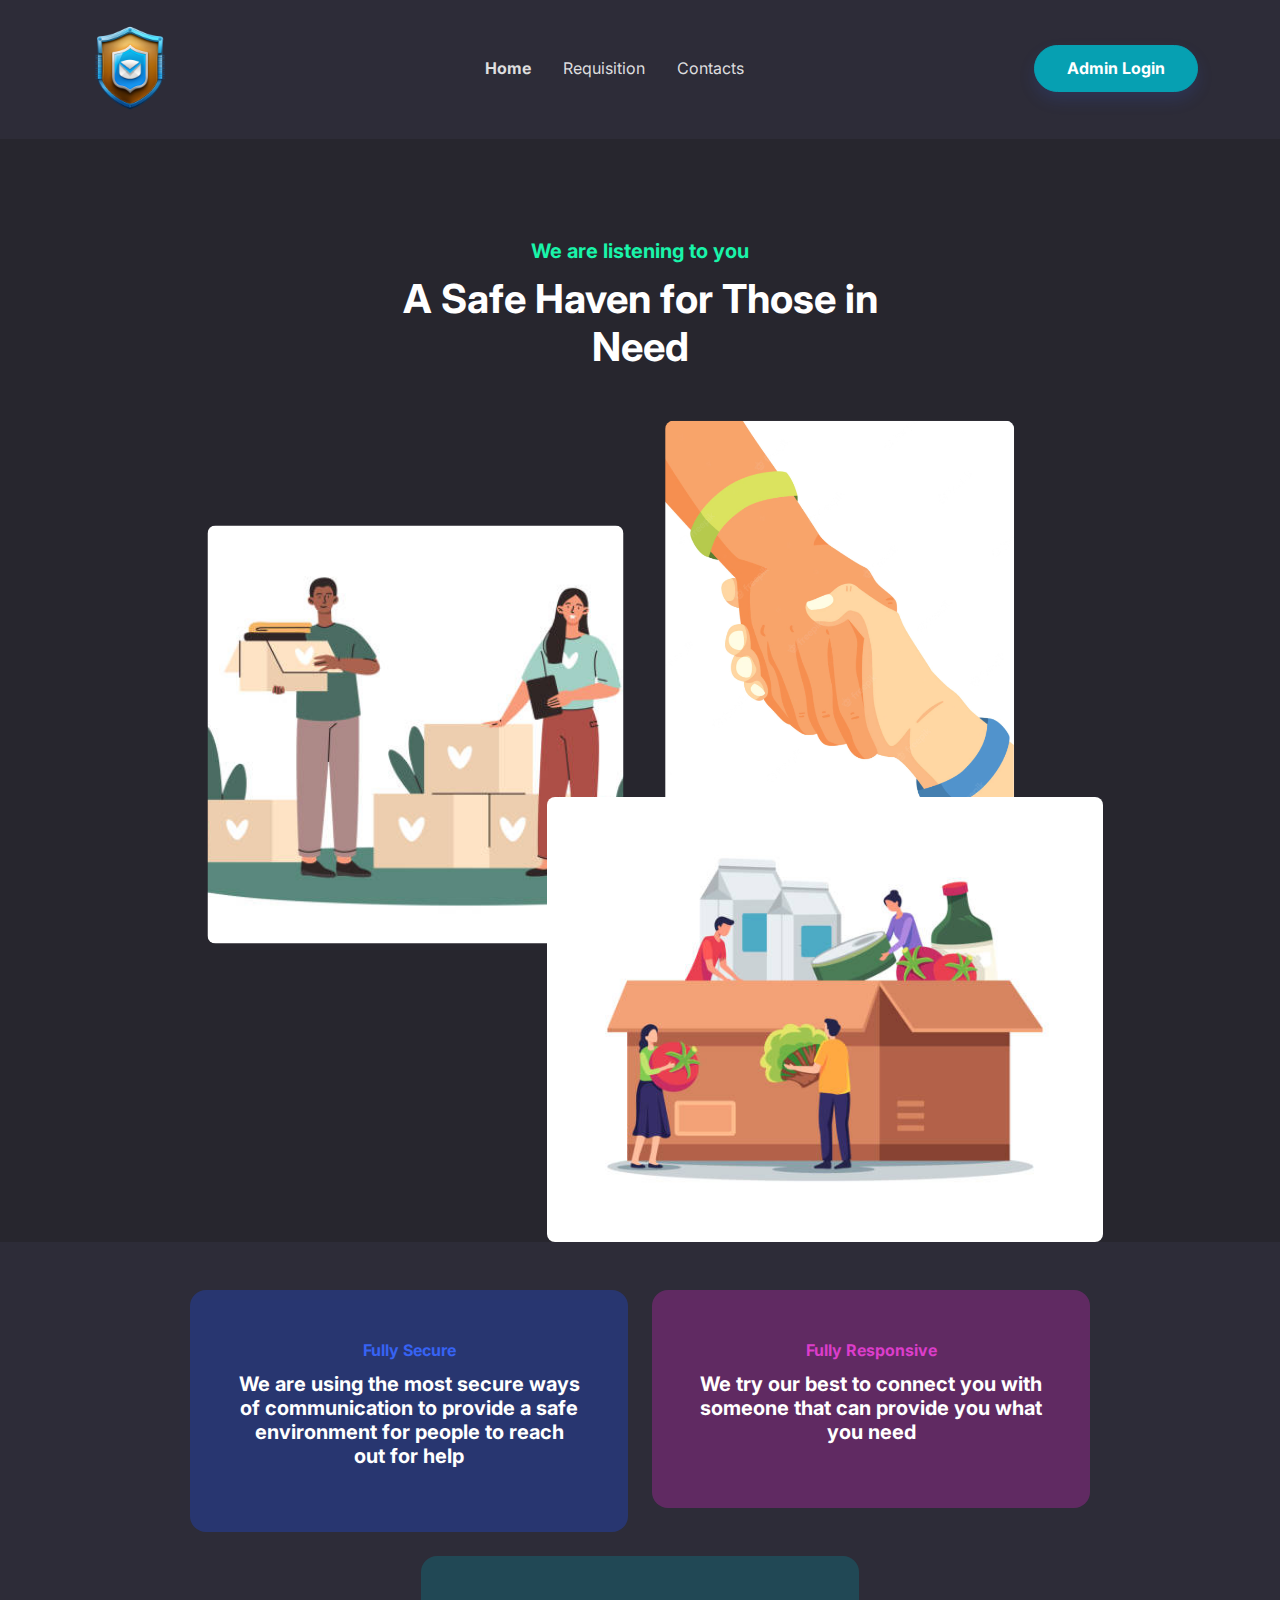
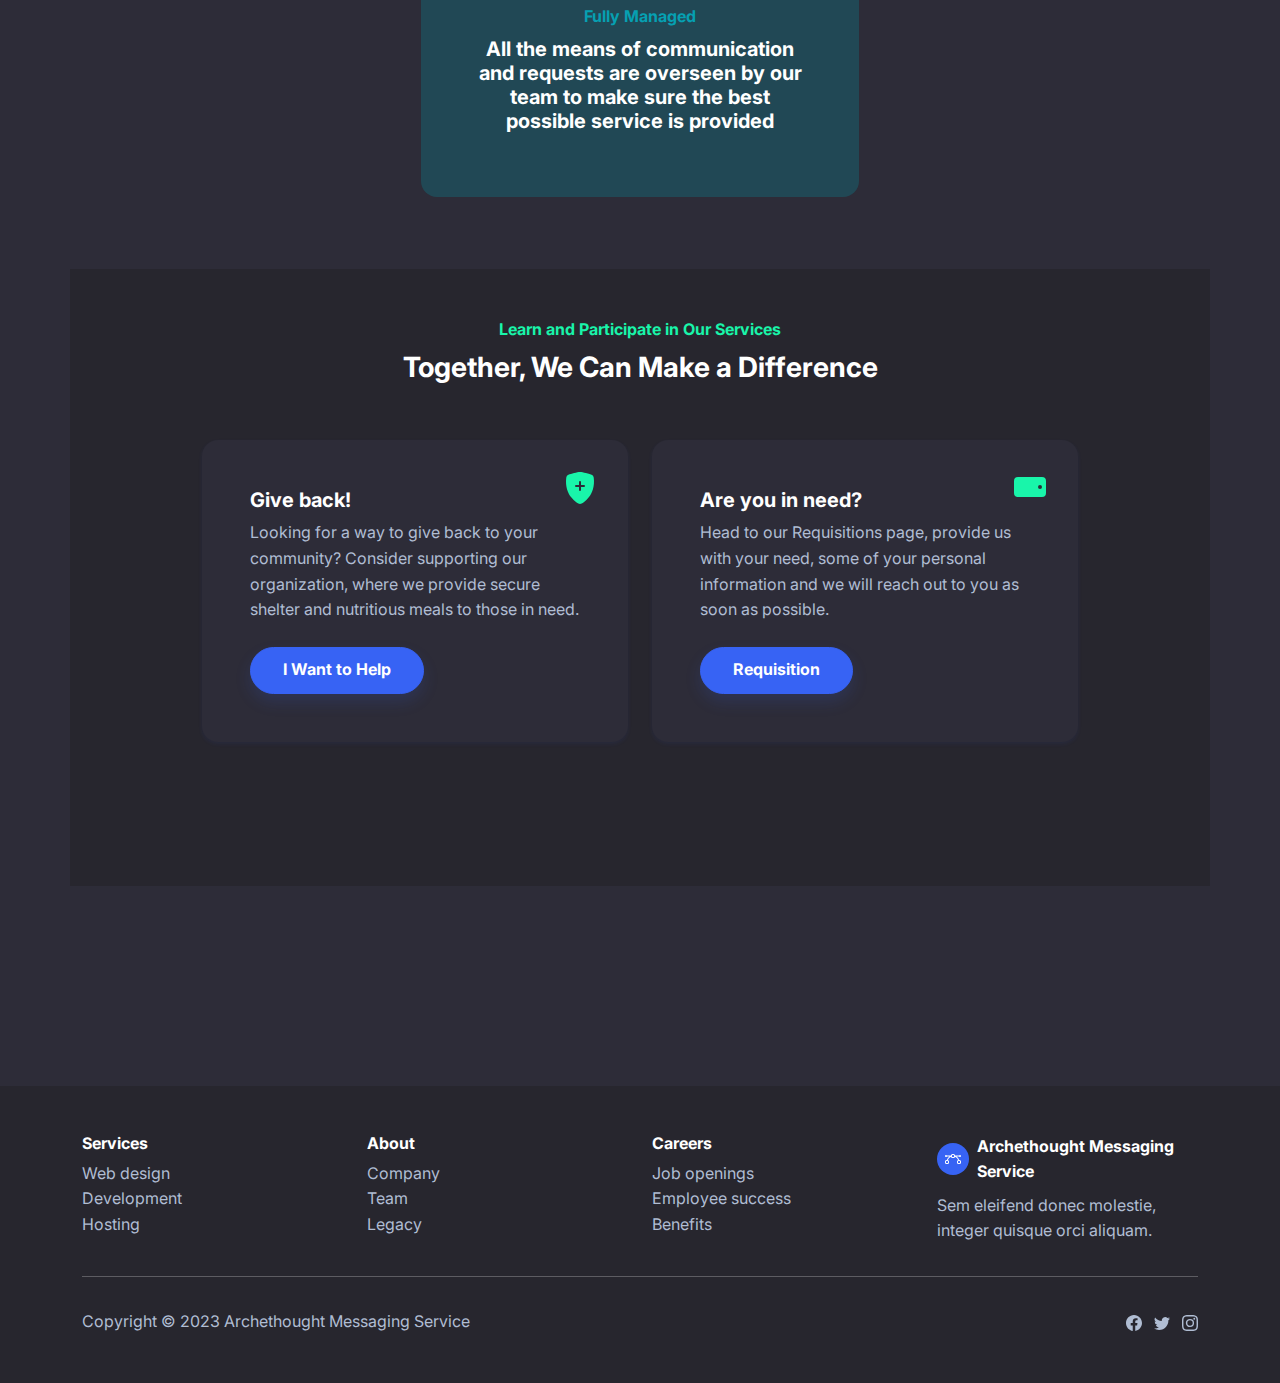
<file: test-build/index.html>
<!DOCTYPE html>
<html lang="en">

<head>
    <meta charset="utf-8">
    <meta name="viewport" content="width=device-width, initial-scale=1.0, shrink-to-fit=no">
    <title>Home - Archethought Messaging Service</title>
    <link rel="stylesheet" href="assets/bootstrap/css/bootstrap.min.css">
    <link rel="stylesheet" href="https://fonts.googleapis.com/css?family=Inter:300italic,400italic,600italic,700italic,800italic,400,300,600,700,800&amp;display=swap">
    <link rel="stylesheet" href="assets/css/home-page.css">
</head>

<body>
    <nav class="navbar navbar-dark navbar-expand-md sticky-top py-3" id="mainNav">
        <div class="container"><a class="navbar-brand d-flex align-items-center" href="/"><span><img src="assets/img/brands/Mooltissm_secure_messaging_application_logo_with_white_backgrou_78898317-51bf-4021-8363-c365dcd15206-PhotoRoom.png-PhotoRoom.png" style="width: 6rem;"></span></a><button data-bs-toggle="collapse" class="navbar-toggler" data-bs-target="#navcol-1"><span class="visually-hidden">Toggle navigation</span><span class="navbar-toggler-icon"></span></button>
            <div class="collapse navbar-collapse" id="navcol-1">
                <ul class="navbar-nav mx-auto">
                    <li class="nav-item"><a class="nav-link active" href="index.html">Home</a></li>
                    <li class="nav-item"><a class="nav-link" href="requisition.html">Requisition</a></li>
                    <li class="nav-item"><a class="nav-link" href="contacts.html">Contacts</a></li>
                </ul><a class="btn btn-info shadow" role="button" id="admin-login-button" href="admin-login.html">Admin Login</a>
            </div>
        </div>
    </nav>
    <header class="bg-dark">
        <div class="container pt-4 pt-xl-5">
            <div class="row pt-5">
                <div class="col-md-8 col-xl-6 text-center text-md-start mx-auto">
                    <div class="text-center">
                        <p class="fw-bold text-success mb-2" style="font-size: 1.25rem;">We are listening to you</p>
                        <h1 class="fw-bold">A Safe Haven for Those in Need</h1>
                    </div>
                </div>
                <div class="col-12 col-lg-10 mx-auto">
                    <div class="position-relative" style="display: flex;flex-wrap: wrap;justify-content: flex-end;">
                        <div style="position: relative;flex: 0 0 45%;transform: translate3d(-15%, 35%, 0);"><img class="img-fluid parallax-image" data-bss-parallax="" data-bss-parallax-speed="0.8" src="assets/img/products/istockphoto-1347286761-612x612.jpg" style="height: 100%;/*flex-shrink: 0;*//*min-width: 100%;*//*min-height: 100%;*/object-fit: cover;"></div>
                        <div style="position: relative;flex: 0 0 45%;transform: translate3d(-5%, 10%, 0);"><img class="img-fluid parallax-image" data-bss-parallax="" data-bss-parallax-speed="0.4" src="assets/img/products/help-image.png" width="349" height="419"></div>
                        <div style="position: relative;flex: 0 0 60%;transform: translate3d(0, 0%, 0);"><img class="img-fluid parallax-image" data-bss-parallax="" data-bss-parallax-speed="0.25" src="assets/img/products/istockphoto-1330442385-612x612.jpg"></div>
                    </div>
                </div>
            </div>
        </div>
    </header>
    <section>
        <div class="container py-5">
            <div class="mx-auto" style="max-width: 900px;">
                <div class="row row-cols-1 row-cols-md-2 d-flex justify-content-center">
                    <div class="col mb-4">
                        <div class="card bg-primary-light">
                            <div class="card-body text-center px-4 py-5 px-md-5">
                                <p class="fw-bold text-primary card-text mb-2">Fully Secure</p>
                                <h5 class="fw-bold card-title mb-3">We are using the most secure ways of communication to provide a safe environment for people to reach out for help</h5>
                            </div>
                        </div>
                    </div>
                    <div class="col mb-4">
                        <div class="card bg-secondary-light">
                            <div class="card-body text-center px-4 py-5 px-md-5">
                                <p class="fw-bold text-secondary card-text mb-2">Fully Responsive</p>
                                <h5 class="fw-bold card-title mb-3">We try our best to connect you with someone that can provide you what you need</h5>
                            </div>
                        </div>
                    </div>
                    <div class="col mb-4">
                        <div class="card bg-info-light">
                            <div class="card-body text-center px-4 py-5 px-md-5">
                                <p class="fw-bold text-info card-text mb-2">Fully Managed</p>
                                <h5 class="fw-bold card-title mb-3">All the means of communication and requests are overseen by our team to make sure the best possible service is provided</h5>
                            </div>
                        </div>
                    </div>
                </div>
            </div>
        </div>
    </section>
    <section style="padding-bottom: 200px;">
        <div class="container bg-dark py-5">
            <div class="row">
                <div class="col-md-8 col-xl-6 text-center mx-auto">
                    <p class="fw-bold text-success mb-2">Learn and Participate in Our Services</p>
                    <h3 class="fw-bold">Together, We Can Make a Difference</h3>
                </div>
            </div>
            <div class="py-5 p-lg-5">
                <div class="row row-cols-1 row-cols-md-2 mx-auto" style="max-width: 900px;">
                    <div class="col mb-5">
                        <div class="card shadow-sm">
                            <div class="card-body px-4 py-5 px-md-5">
                                <div class="bs-icon-lg d-flex justify-content-center align-items-center mb-3 bs-icon" style="top: 1rem;right: 1rem;position: absolute;"><svg xmlns="http://www.w3.org/2000/svg" width="1em" height="1em" fill="currentColor" viewBox="0 0 16 16" class="bi bi-shield-fill-plus text-success">
                                        <path fill-rule="evenodd" d="M8 0c-.69 0-1.843.265-2.928.56-1.11.3-2.229.655-2.887.87a1.54 1.54 0 0 0-1.044 1.262c-.596 4.477.787 7.795 2.465 9.99a11.777 11.777 0 0 0 2.517 2.453c.386.273.744.482 1.048.625.28.132.581.24.829.24s.548-.108.829-.24a7.159 7.159 0 0 0 1.048-.625 11.775 11.775 0 0 0 2.517-2.453c1.678-2.195 3.061-5.513 2.465-9.99a1.541 1.541 0 0 0-1.044-1.263 62.467 62.467 0 0 0-2.887-.87C9.843.266 8.69 0 8 0zm-.5 5a.5.5 0 0 1 1 0v1.5H10a.5.5 0 0 1 0 1H8.5V9a.5.5 0 0 1-1 0V7.5H6a.5.5 0 0 1 0-1h1.5V5z"></path>
                                    </svg></div>
                                <h5 class="fw-bold card-title">Give back!</h5>
                                <p class="text-muted card-text mb-4">Looking for a way to give back to your community? Consider supporting our organization, where we provide secure shelter and nutritious meals to those in need.</p><button class="btn btn-primary shadow" type="button">I Want to Help</button>
                            </div>
                        </div>
                    </div>
                    <div class="col mb-5">
                        <div class="card shadow-sm">
                            <div class="card-body px-4 py-5 px-md-5">
                                <div class="bs-icon-lg d-flex justify-content-center align-items-center mb-3 bs-icon" style="top: 1rem;right: 1rem;position: absolute;"><svg xmlns="http://www.w3.org/2000/svg" width="1em" height="1em" fill="currentColor" viewBox="0 0 16 16" class="bi bi-phone-landscape-fill text-success">
                                        <path d="M2 12.5a2 2 0 0 1-2-2v-6a2 2 0 0 1 2-2h12a2 2 0 0 1 2 2v6a2 2 0 0 1-2 2H2zm11-6a1 1 0 1 0 0 2 1 1 0 0 0 0-2z"></path>
                                    </svg></div>
                                <h5 class="fw-bold card-title">Are you in need?</h5>
                                <p class="text-muted card-text mb-4">Head to our Requisitions page, provide us with your need, some of your personal information and we will reach out to you as soon as possible.</p><button class="btn btn-primary shadow" type="button" onclick="window.open(&#39;requisition.html&#39;);">Requisition</button>
                            </div>
                        </div>
                    </div>
                </div>
            </div>
        </div>
    </section>
    <footer class="bg-dark">
        <div class="container py-4 py-lg-5">
            <div class="row justify-content-center">
                <div class="col-sm-4 col-md-3 text-center text-lg-start d-flex flex-column">
                    <h3 class="fs-6 fw-bold">Services</h3>
                    <ul class="list-unstyled">
                        <li><a href="#">Web design</a></li>
                        <li><a href="#">Development</a></li>
                        <li><a href="#">Hosting</a></li>
                    </ul>
                </div>
                <div class="col-sm-4 col-md-3 text-center text-lg-start d-flex flex-column">
                    <h3 class="fs-6 fw-bold">About</h3>
                    <ul class="list-unstyled">
                        <li><a href="#">Company</a></li>
                        <li><a href="#">Team</a></li>
                        <li><a href="#">Legacy</a></li>
                    </ul>
                </div>
                <div class="col-sm-4 col-md-3 text-center text-lg-start d-flex flex-column">
                    <h3 class="fs-6 fw-bold">Careers</h3>
                    <ul class="list-unstyled">
                        <li><a href="#">Job openings</a></li>
                        <li><a href="#">Employee success</a></li>
                        <li><a href="#">Benefits</a></li>
                    </ul>
                </div>
                <div class="col-lg-3 text-center text-lg-start d-flex flex-column align-items-center order-first align-items-lg-start order-lg-last">
                    <div class="fw-bold d-flex align-items-center mb-2"><span class="bs-icon-sm bs-icon-circle bs-icon-primary d-flex justify-content-center align-items-center bs-icon me-2"><svg xmlns="http://www.w3.org/2000/svg" width="1em" height="1em" fill="currentColor" viewBox="0 0 16 16" class="bi bi-bezier">
                                <path fill-rule="evenodd" d="M0 10.5A1.5 1.5 0 0 1 1.5 9h1A1.5 1.5 0 0 1 4 10.5v1A1.5 1.5 0 0 1 2.5 13h-1A1.5 1.5 0 0 1 0 11.5v-1zm1.5-.5a.5.5 0 0 0-.5.5v1a.5.5 0 0 0 .5.5h1a.5.5 0 0 0 .5-.5v-1a.5.5 0 0 0-.5-.5h-1zm10.5.5A1.5 1.5 0 0 1 13.5 9h1a1.5 1.5 0 0 1 1.5 1.5v1a1.5 1.5 0 0 1-1.5 1.5h-1a1.5 1.5 0 0 1-1.5-1.5v-1zm1.5-.5a.5.5 0 0 0-.5.5v1a.5.5 0 0 0 .5.5h1a.5.5 0 0 0 .5-.5v-1a.5.5 0 0 0-.5-.5h-1zM6 4.5A1.5 1.5 0 0 1 7.5 3h1A1.5 1.5 0 0 1 10 4.5v1A1.5 1.5 0 0 1 8.5 7h-1A1.5 1.5 0 0 1 6 5.5v-1zM7.5 4a.5.5 0 0 0-.5.5v1a.5.5 0 0 0 .5.5h1a.5.5 0 0 0 .5-.5v-1a.5.5 0 0 0-.5-.5h-1z"></path>
                                <path d="M6 4.5H1.866a1 1 0 1 0 0 1h2.668A6.517 6.517 0 0 0 1.814 9H2.5c.123 0 .244.015.358.043a5.517 5.517 0 0 1 3.185-3.185A1.503 1.503 0 0 1 6 5.5v-1zm3.957 1.358A1.5 1.5 0 0 0 10 5.5v-1h4.134a1 1 0 1 1 0 1h-2.668a6.517 6.517 0 0 1 2.72 3.5H13.5c-.123 0-.243.015-.358.043a5.517 5.517 0 0 0-3.185-3.185z"></path>
                            </svg></span><span>Archethought Messaging Service</span></div>
                    <p class="text-muted">Sem eleifend donec molestie, integer quisque orci aliquam.</p>
                </div>
            </div>
            <hr>
            <div class="text-muted d-flex justify-content-between align-items-center pt-3">
                <p class="mb-0">Copyright © 2023 Archethought Messaging Service</p>
                <ul class="list-inline mb-0">
                    <li class="list-inline-item"><svg xmlns="http://www.w3.org/2000/svg" width="1em" height="1em" fill="currentColor" viewBox="0 0 16 16" class="bi bi-facebook">
                            <path d="M16 8.049c0-4.446-3.582-8.05-8-8.05C3.58 0-.002 3.603-.002 8.05c0 4.017 2.926 7.347 6.75 7.951v-5.625h-2.03V8.05H6.75V6.275c0-2.017 1.195-3.131 3.022-3.131.876 0 1.791.157 1.791.157v1.98h-1.009c-.993 0-1.303.621-1.303 1.258v1.51h2.218l-.354 2.326H9.25V16c3.824-.604 6.75-3.934 6.75-7.951z"></path>
                        </svg></li>
                    <li class="list-inline-item"><svg xmlns="http://www.w3.org/2000/svg" width="1em" height="1em" fill="currentColor" viewBox="0 0 16 16" class="bi bi-twitter">
                            <path d="M5.026 15c6.038 0 9.341-5.003 9.341-9.334 0-.14 0-.282-.006-.422A6.685 6.685 0 0 0 16 3.542a6.658 6.658 0 0 1-1.889.518 3.301 3.301 0 0 0 1.447-1.817 6.533 6.533 0 0 1-2.087.793A3.286 3.286 0 0 0 7.875 6.03a9.325 9.325 0 0 1-6.767-3.429 3.289 3.289 0 0 0 1.018 4.382A3.323 3.323 0 0 1 .64 6.575v.045a3.288 3.288 0 0 0 2.632 3.218 3.203 3.203 0 0 1-.865.115 3.23 3.23 0 0 1-.614-.057 3.283 3.283 0 0 0 3.067 2.277A6.588 6.588 0 0 1 .78 13.58a6.32 6.32 0 0 1-.78-.045A9.344 9.344 0 0 0 5.026 15z"></path>
                        </svg></li>
                    <li class="list-inline-item"><svg xmlns="http://www.w3.org/2000/svg" width="1em" height="1em" fill="currentColor" viewBox="0 0 16 16" class="bi bi-instagram">
                            <path d="M8 0C5.829 0 5.556.01 4.703.048 3.85.088 3.269.222 2.76.42a3.917 3.917 0 0 0-1.417.923A3.927 3.927 0 0 0 .42 2.76C.222 3.268.087 3.85.048 4.7.01 5.555 0 5.827 0 8.001c0 2.172.01 2.444.048 3.297.04.852.174 1.433.372 1.942.205.526.478.972.923 1.417.444.445.89.719 1.416.923.51.198 1.09.333 1.942.372C5.555 15.99 5.827 16 8 16s2.444-.01 3.298-.048c.851-.04 1.434-.174 1.943-.372a3.916 3.916 0 0 0 1.416-.923c.445-.445.718-.891.923-1.417.197-.509.332-1.09.372-1.942C15.99 10.445 16 10.173 16 8s-.01-2.445-.048-3.299c-.04-.851-.175-1.433-.372-1.941a3.926 3.926 0 0 0-.923-1.417A3.911 3.911 0 0 0 13.24.42c-.51-.198-1.092-.333-1.943-.372C10.443.01 10.172 0 7.998 0h.003zm-.717 1.442h.718c2.136 0 2.389.007 3.232.046.78.035 1.204.166 1.486.275.373.145.64.319.92.599.28.28.453.546.598.92.11.281.24.705.275 1.485.039.843.047 1.096.047 3.231s-.008 2.389-.047 3.232c-.035.78-.166 1.203-.275 1.485a2.47 2.47 0 0 1-.599.919c-.28.28-.546.453-.92.598-.28.11-.704.24-1.485.276-.843.038-1.096.047-3.232.047s-2.39-.009-3.233-.047c-.78-.036-1.203-.166-1.485-.276a2.478 2.478 0 0 1-.92-.598 2.48 2.48 0 0 1-.6-.92c-.109-.281-.24-.705-.275-1.485-.038-.843-.046-1.096-.046-3.233 0-2.136.008-2.388.046-3.231.036-.78.166-1.204.276-1.486.145-.373.319-.64.599-.92.28-.28.546-.453.92-.598.282-.11.705-.24 1.485-.276.738-.034 1.024-.044 2.515-.045v.002zm4.988 1.328a.96.96 0 1 0 0 1.92.96.96 0 0 0 0-1.92zm-4.27 1.122a4.109 4.109 0 1 0 0 8.217 4.109 4.109 0 0 0 0-8.217zm0 1.441a2.667 2.667 0 1 1 0 5.334 2.667 2.667 0 0 1 0-5.334z"></path>
                        </svg></li>
                </ul>
            </div>
        </div>
    </footer>
    <script src="assets/bootstrap/js/bootstrap.min.js"></script>
    <script src="assets/js/bold-and-dark.js"></script>
</body>

</html>
</file>
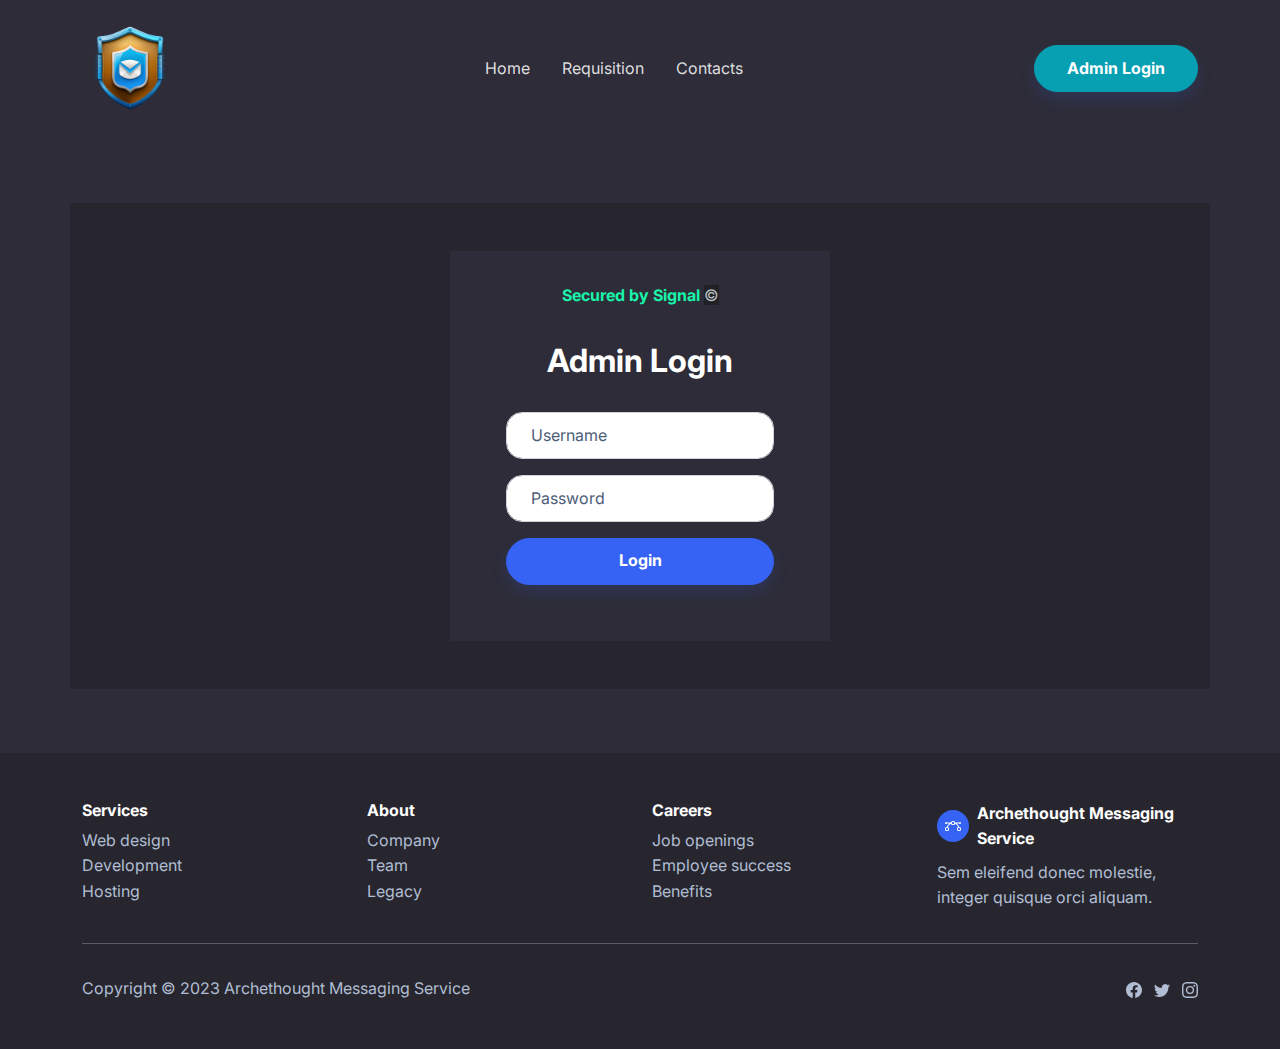
<file: test-build/admin-login.html>
<!DOCTYPE html>
<html lang="en">

<head>
    <meta charset="utf-8">
    <meta name="viewport" content="width=device-width, initial-scale=1.0, shrink-to-fit=no">
    <title>Home - Archethought Messaging Service</title>
    <link rel="stylesheet" href="assets/bootstrap/css/bootstrap.min.css">
    <link rel="stylesheet" href="https://fonts.googleapis.com/css?family=Inter:300italic,400italic,600italic,700italic,800italic,400,300,600,700,800&amp;display=swap">
    <link rel="stylesheet" href="assets/css/home-page.css">
</head>

<body>
    <nav class="navbar navbar-dark navbar-expand-md sticky-top py-3" id="mainNav">
        <div class="container"><a class="navbar-brand d-flex align-items-center" href="/"><span><img src="assets/img/brands/Mooltissm_secure_messaging_application_logo_with_white_backgrou_78898317-51bf-4021-8363-c365dcd15206-PhotoRoom.png-PhotoRoom.png" style="width: 6rem;"></span></a><button data-bs-toggle="collapse" class="navbar-toggler" data-bs-target="#navcol-1"><span class="visually-hidden">Toggle navigation</span><span class="navbar-toggler-icon"></span></button>
            <div class="collapse navbar-collapse" id="navcol-1">
                <ul class="navbar-nav mx-auto">
                    <li class="nav-item"><a class="nav-link" href="index.html">Home</a></li>
                    <li class="nav-item"><a class="nav-link" href="requisition.html">Requisition</a></li>
                    <li class="nav-item"><a class="nav-link" href="contacts.html">Contacts</a></li>
                </ul><a class="btn btn-info shadow" role="button" id="admin-login-button" href="admin-login.html">Admin Login</a>
            </div>
        </div>
    </nav>
    <section style="padding: 4rem;">
        <div class="container bg-dark py-5">
            <div class="row d-flex justify-content-center">
                <div class="col-md-6 col-xl-4 login-form">
                    <div>
                        <p class="fw-bold text-center text-success mb-2">Secured by Signal&nbsp;<span style="font-weight: normal !important; color: rgb(188, 192, 195); background-color: rgb(32, 33, 36);">©</span><br><br></p>
                        <h2 class="fw-bold text-center">Admin Login</h2>
                        <form class="p-3 p-xl-4" method="post">
                            <div class="mb-3"><input class="form-control" type="text" id="username" name="username" placeholder="Username"></div>
                            <div class="mb-3"><input class="form-control" type="email" id="password" name="Password" placeholder="Password"></div>
                            <div class="mb-3"></div>
                            <div><button class="btn btn-primary shadow d-block w-100" type="submit">Login</button></div>
                        </form>
                    </div>
                </div>
            </div>
        </div>
    </section>
    <footer class="bg-dark">
        <div class="container py-4 py-lg-5">
            <div class="row justify-content-center">
                <div class="col-sm-4 col-md-3 text-center text-lg-start d-flex flex-column">
                    <h3 class="fs-6 fw-bold">Services</h3>
                    <ul class="list-unstyled">
                        <li><a href="#">Web design</a></li>
                        <li><a href="#">Development</a></li>
                        <li><a href="#">Hosting</a></li>
                    </ul>
                </div>
                <div class="col-sm-4 col-md-3 text-center text-lg-start d-flex flex-column">
                    <h3 class="fs-6 fw-bold">About</h3>
                    <ul class="list-unstyled">
                        <li><a href="#">Company</a></li>
                        <li><a href="#">Team</a></li>
                        <li><a href="#">Legacy</a></li>
                    </ul>
                </div>
                <div class="col-sm-4 col-md-3 text-center text-lg-start d-flex flex-column">
                    <h3 class="fs-6 fw-bold">Careers</h3>
                    <ul class="list-unstyled">
                        <li><a href="#">Job openings</a></li>
                        <li><a href="#">Employee success</a></li>
                        <li><a href="#">Benefits</a></li>
                    </ul>
                </div>
                <div class="col-lg-3 text-center text-lg-start d-flex flex-column align-items-center order-first align-items-lg-start order-lg-last">
                    <div class="fw-bold d-flex align-items-center mb-2"><span class="bs-icon-sm bs-icon-circle bs-icon-primary d-flex justify-content-center align-items-center bs-icon me-2"><svg xmlns="http://www.w3.org/2000/svg" width="1em" height="1em" fill="currentColor" viewBox="0 0 16 16" class="bi bi-bezier">
                                <path fill-rule="evenodd" d="M0 10.5A1.5 1.5 0 0 1 1.5 9h1A1.5 1.5 0 0 1 4 10.5v1A1.5 1.5 0 0 1 2.5 13h-1A1.5 1.5 0 0 1 0 11.5v-1zm1.5-.5a.5.5 0 0 0-.5.5v1a.5.5 0 0 0 .5.5h1a.5.5 0 0 0 .5-.5v-1a.5.5 0 0 0-.5-.5h-1zm10.5.5A1.5 1.5 0 0 1 13.5 9h1a1.5 1.5 0 0 1 1.5 1.5v1a1.5 1.5 0 0 1-1.5 1.5h-1a1.5 1.5 0 0 1-1.5-1.5v-1zm1.5-.5a.5.5 0 0 0-.5.5v1a.5.5 0 0 0 .5.5h1a.5.5 0 0 0 .5-.5v-1a.5.5 0 0 0-.5-.5h-1zM6 4.5A1.5 1.5 0 0 1 7.5 3h1A1.5 1.5 0 0 1 10 4.5v1A1.5 1.5 0 0 1 8.5 7h-1A1.5 1.5 0 0 1 6 5.5v-1zM7.5 4a.5.5 0 0 0-.5.5v1a.5.5 0 0 0 .5.5h1a.5.5 0 0 0 .5-.5v-1a.5.5 0 0 0-.5-.5h-1z"></path>
                                <path d="M6 4.5H1.866a1 1 0 1 0 0 1h2.668A6.517 6.517 0 0 0 1.814 9H2.5c.123 0 .244.015.358.043a5.517 5.517 0 0 1 3.185-3.185A1.503 1.503 0 0 1 6 5.5v-1zm3.957 1.358A1.5 1.5 0 0 0 10 5.5v-1h4.134a1 1 0 1 1 0 1h-2.668a6.517 6.517 0 0 1 2.72 3.5H13.5c-.123 0-.243.015-.358.043a5.517 5.517 0 0 0-3.185-3.185z"></path>
                            </svg></span><span>Archethought Messaging Service</span></div>
                    <p class="text-muted">Sem eleifend donec molestie, integer quisque orci aliquam.</p>
                </div>
            </div>
            <hr>
            <div class="text-muted d-flex justify-content-between align-items-center pt-3">
                <p class="mb-0">Copyright © 2023 Archethought Messaging Service</p>
                <ul class="list-inline mb-0">
                    <li class="list-inline-item"><svg xmlns="http://www.w3.org/2000/svg" width="1em" height="1em" fill="currentColor" viewBox="0 0 16 16" class="bi bi-facebook">
                            <path d="M16 8.049c0-4.446-3.582-8.05-8-8.05C3.58 0-.002 3.603-.002 8.05c0 4.017 2.926 7.347 6.75 7.951v-5.625h-2.03V8.05H6.75V6.275c0-2.017 1.195-3.131 3.022-3.131.876 0 1.791.157 1.791.157v1.98h-1.009c-.993 0-1.303.621-1.303 1.258v1.51h2.218l-.354 2.326H9.25V16c3.824-.604 6.75-3.934 6.75-7.951z"></path>
                        </svg></li>
                    <li class="list-inline-item"><svg xmlns="http://www.w3.org/2000/svg" width="1em" height="1em" fill="currentColor" viewBox="0 0 16 16" class="bi bi-twitter">
                            <path d="M5.026 15c6.038 0 9.341-5.003 9.341-9.334 0-.14 0-.282-.006-.422A6.685 6.685 0 0 0 16 3.542a6.658 6.658 0 0 1-1.889.518 3.301 3.301 0 0 0 1.447-1.817 6.533 6.533 0 0 1-2.087.793A3.286 3.286 0 0 0 7.875 6.03a9.325 9.325 0 0 1-6.767-3.429 3.289 3.289 0 0 0 1.018 4.382A3.323 3.323 0 0 1 .64 6.575v.045a3.288 3.288 0 0 0 2.632 3.218 3.203 3.203 0 0 1-.865.115 3.23 3.23 0 0 1-.614-.057 3.283 3.283 0 0 0 3.067 2.277A6.588 6.588 0 0 1 .78 13.58a6.32 6.32 0 0 1-.78-.045A9.344 9.344 0 0 0 5.026 15z"></path>
                        </svg></li>
                    <li class="list-inline-item"><svg xmlns="http://www.w3.org/2000/svg" width="1em" height="1em" fill="currentColor" viewBox="0 0 16 16" class="bi bi-instagram">
                            <path d="M8 0C5.829 0 5.556.01 4.703.048 3.85.088 3.269.222 2.76.42a3.917 3.917 0 0 0-1.417.923A3.927 3.927 0 0 0 .42 2.76C.222 3.268.087 3.85.048 4.7.01 5.555 0 5.827 0 8.001c0 2.172.01 2.444.048 3.297.04.852.174 1.433.372 1.942.205.526.478.972.923 1.417.444.445.89.719 1.416.923.51.198 1.09.333 1.942.372C5.555 15.99 5.827 16 8 16s2.444-.01 3.298-.048c.851-.04 1.434-.174 1.943-.372a3.916 3.916 0 0 0 1.416-.923c.445-.445.718-.891.923-1.417.197-.509.332-1.09.372-1.942C15.99 10.445 16 10.173 16 8s-.01-2.445-.048-3.299c-.04-.851-.175-1.433-.372-1.941a3.926 3.926 0 0 0-.923-1.417A3.911 3.911 0 0 0 13.24.42c-.51-.198-1.092-.333-1.943-.372C10.443.01 10.172 0 7.998 0h.003zm-.717 1.442h.718c2.136 0 2.389.007 3.232.046.78.035 1.204.166 1.486.275.373.145.64.319.92.599.28.28.453.546.598.92.11.281.24.705.275 1.485.039.843.047 1.096.047 3.231s-.008 2.389-.047 3.232c-.035.78-.166 1.203-.275 1.485a2.47 2.47 0 0 1-.599.919c-.28.28-.546.453-.92.598-.28.11-.704.24-1.485.276-.843.038-1.096.047-3.232.047s-2.39-.009-3.233-.047c-.78-.036-1.203-.166-1.485-.276a2.478 2.478 0 0 1-.92-.598 2.48 2.48 0 0 1-.6-.92c-.109-.281-.24-.705-.275-1.485-.038-.843-.046-1.096-.046-3.233 0-2.136.008-2.388.046-3.231.036-.78.166-1.204.276-1.486.145-.373.319-.64.599-.92.28-.28.546-.453.92-.598.282-.11.705-.24 1.485-.276.738-.034 1.024-.044 2.515-.045v.002zm4.988 1.328a.96.96 0 1 0 0 1.92.96.96 0 0 0 0-1.92zm-4.27 1.122a4.109 4.109 0 1 0 0 8.217 4.109 4.109 0 0 0 0-8.217zm0 1.441a2.667 2.667 0 1 1 0 5.334 2.667 2.667 0 0 1 0-5.334z"></path>
                        </svg></li>
                </ul>
            </div>
        </div>
    </footer>
    <script src="assets/bootstrap/js/bootstrap.min.js"></script>
    <script src="assets/js/bold-and-dark.js"></script>
</body>

</html>
</file>
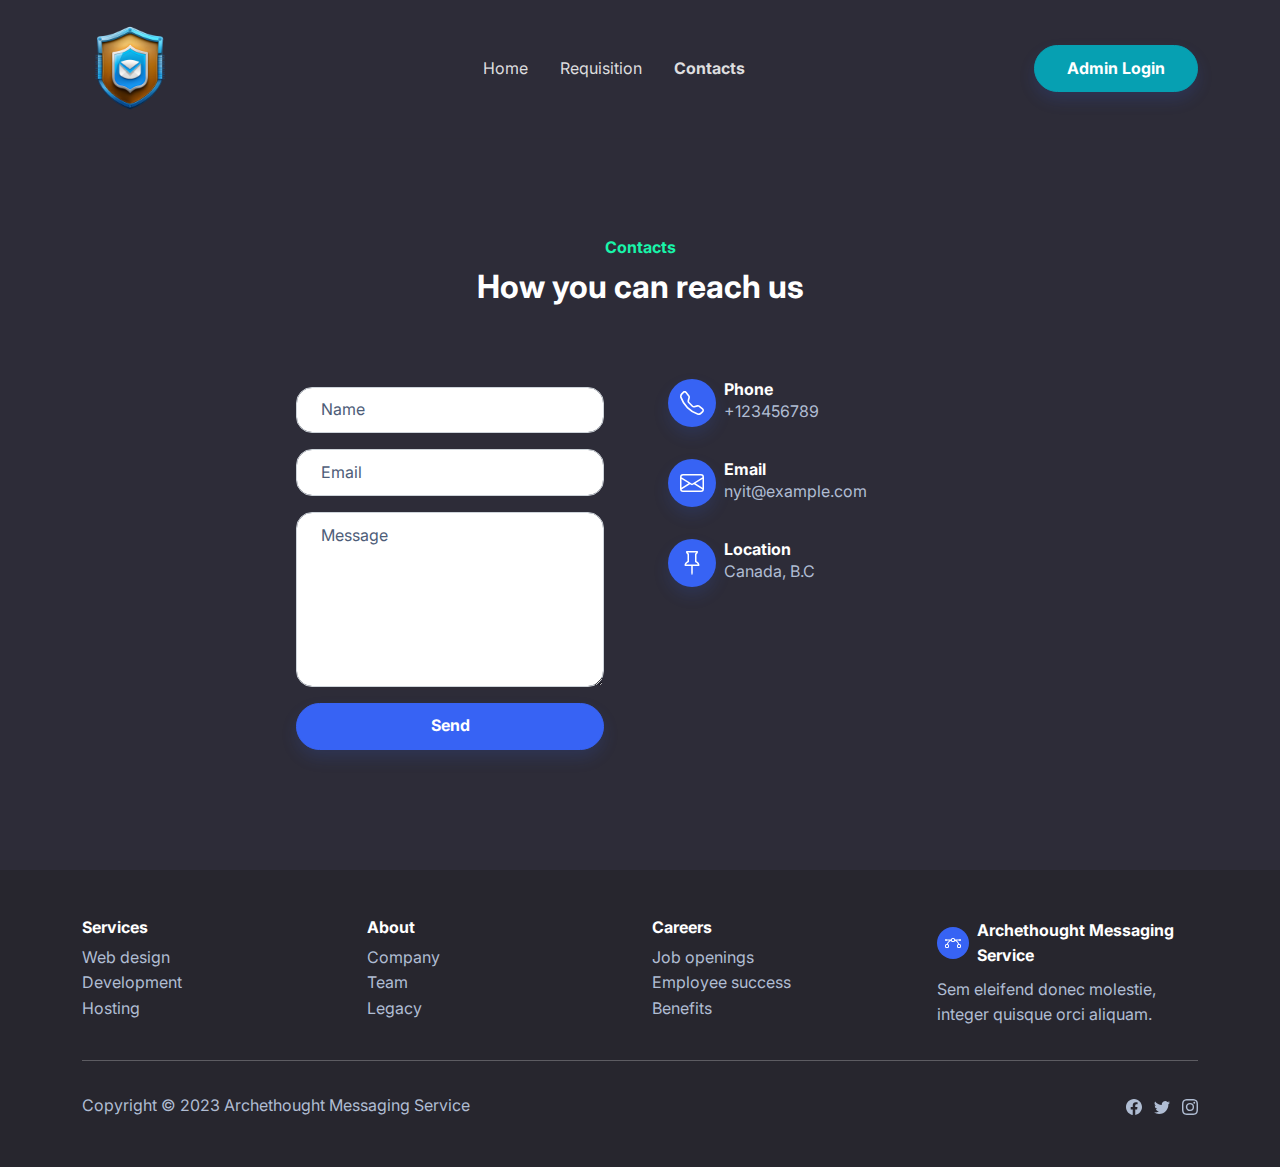
<file: test-build/contacts.html>
<!DOCTYPE html>
<html lang="en">

<head>
    <meta charset="utf-8">
    <meta name="viewport" content="width=device-width, initial-scale=1.0, shrink-to-fit=no">
    <title>Contacts - Archethought Messaging Service</title>
    <link rel="stylesheet" href="assets/bootstrap/css/bootstrap.min.css">
    <link rel="stylesheet" href="https://fonts.googleapis.com/css?family=Inter:300italic,400italic,600italic,700italic,800italic,400,300,600,700,800&amp;display=swap">
    <link rel="stylesheet" href="assets/css/home-page.css">
</head>

<body>
    <nav class="navbar navbar-dark navbar-expand-md sticky-top py-3" id="mainNav">
        <div class="container"><a class="navbar-brand d-flex align-items-center" href="/"><span><img src="assets/img/brands/Mooltissm_secure_messaging_application_logo_with_white_backgrou_78898317-51bf-4021-8363-c365dcd15206-PhotoRoom.png-PhotoRoom.png" style="width: 6rem;"></span></a><button data-bs-toggle="collapse" class="navbar-toggler" data-bs-target="#navcol-1"><span class="visually-hidden">Toggle navigation</span><span class="navbar-toggler-icon"></span></button>
            <div class="collapse navbar-collapse" id="navcol-1">
                <ul class="navbar-nav mx-auto">
                    <li class="nav-item"><a class="nav-link" href="index.html">Home</a></li>
                    <li class="nav-item"><a class="nav-link" href="requisition.html">Requisition</a></li>
                    <li class="nav-item"><a class="nav-link active" href="contacts.html">Contacts</a></li>
                </ul><a class="btn btn-info shadow" role="button" id="admin-login-button" href="admin-login.html">Admin Login</a>
            </div>
        </div>
    </nav>
    <section class="py-5">
        <div class="container py-5">
            <div class="row mb-5">
                <div class="col-md-8 col-xl-6 text-center mx-auto">
                    <p class="fw-bold text-success mb-2">Contacts</p>
                    <h2 class="fw-bold">How you can reach us</h2>
                </div>
            </div>
            <div class="row d-flex justify-content-center">
                <div class="col-md-6 col-xl-4">
                    <div>
                        <form class="p-3 p-xl-4" method="post">
                            <div class="mb-3"><input class="form-control" type="text" id="name-1" name="name" placeholder="Name"></div>
                            <div class="mb-3"><input class="form-control" type="email" id="email-1" name="email" placeholder="Email"></div>
                            <div class="mb-3"><textarea class="form-control" id="message-1" name="message" rows="6" placeholder="Message"></textarea></div>
                            <div><button class="btn btn-primary shadow d-block w-100" type="submit">Send </button></div>
                        </form>
                    </div>
                </div>
                <div class="col-md-4 col-xl-4 d-flex justify-content-center justify-content-xl-start">
                    <div class="d-flex flex-wrap flex-md-column justify-content-md-start align-items-md-start h-100">
                        <div class="d-flex align-items-center p-3">
                            <div class="bs-icon-md bs-icon-circle bs-icon-primary shadow d-flex flex-shrink-0 justify-content-center align-items-center d-inline-block bs-icon bs-icon-md"><svg xmlns="http://www.w3.org/2000/svg" width="1em" height="1em" fill="currentColor" viewBox="0 0 16 16" class="bi bi-telephone">
                                    <path d="M3.654 1.328a.678.678 0 0 0-1.015-.063L1.605 2.3c-.483.484-.661 1.169-.45 1.77a17.568 17.568 0 0 0 4.168 6.608 17.569 17.569 0 0 0 6.608 4.168c.601.211 1.286.033 1.77-.45l1.034-1.034a.678.678 0 0 0-.063-1.015l-2.307-1.794a.678.678 0 0 0-.58-.122l-2.19.547a1.745 1.745 0 0 1-1.657-.459L5.482 8.062a1.745 1.745 0 0 1-.46-1.657l.548-2.19a.678.678 0 0 0-.122-.58L3.654 1.328zM1.884.511a1.745 1.745 0 0 1 2.612.163L6.29 2.98c.329.423.445.974.315 1.494l-.547 2.19a.678.678 0 0 0 .178.643l2.457 2.457a.678.678 0 0 0 .644.178l2.189-.547a1.745 1.745 0 0 1 1.494.315l2.306 1.794c.829.645.905 1.87.163 2.611l-1.034 1.034c-.74.74-1.846 1.065-2.877.702a18.634 18.634 0 0 1-7.01-4.42 18.634 18.634 0 0 1-4.42-7.009c-.362-1.03-.037-2.137.703-2.877L1.885.511z"></path>
                                </svg></div>
                            <div class="px-2">
                                <h6 class="fw-bold mb-0">Phone</h6>
                                <p class="text-muted mb-0">+123456789</p>
                            </div>
                        </div>
                        <div class="d-flex align-items-center p-3">
                            <div class="bs-icon-md bs-icon-circle bs-icon-primary shadow d-flex flex-shrink-0 justify-content-center align-items-center d-inline-block bs-icon bs-icon-md"><svg xmlns="http://www.w3.org/2000/svg" width="1em" height="1em" fill="currentColor" viewBox="0 0 16 16" class="bi bi-envelope">
                                    <path fill-rule="evenodd" d="M0 4a2 2 0 0 1 2-2h12a2 2 0 0 1 2 2v8a2 2 0 0 1-2 2H2a2 2 0 0 1-2-2V4Zm2-1a1 1 0 0 0-1 1v.217l7 4.2 7-4.2V4a1 1 0 0 0-1-1H2Zm13 2.383-4.708 2.825L15 11.105V5.383Zm-.034 6.876-5.64-3.471L8 9.583l-1.326-.795-5.64 3.47A1 1 0 0 0 2 13h12a1 1 0 0 0 .966-.741ZM1 11.105l4.708-2.897L1 5.383v5.722Z"></path>
                                </svg></div>
                            <div class="px-2">
                                <h6 class="fw-bold mb-0">Email</h6>
                                <p class="text-muted mb-0">nyit@example.com</p>
                            </div>
                        </div>
                        <div class="d-flex align-items-center p-3">
                            <div class="bs-icon-md bs-icon-circle bs-icon-primary shadow d-flex flex-shrink-0 justify-content-center align-items-center d-inline-block bs-icon bs-icon-md"><svg xmlns="http://www.w3.org/2000/svg" width="1em" height="1em" fill="currentColor" viewBox="0 0 16 16" class="bi bi-pin">
                                    <path d="M4.146.146A.5.5 0 0 1 4.5 0h7a.5.5 0 0 1 .5.5c0 .68-.342 1.174-.646 1.479-.126.125-.25.224-.354.298v4.431l.078.048c.203.127.476.314.751.555C12.36 7.775 13 8.527 13 9.5a.5.5 0 0 1-.5.5h-4v4.5c0 .276-.224 1.5-.5 1.5s-.5-1.224-.5-1.5V10h-4a.5.5 0 0 1-.5-.5c0-.973.64-1.725 1.17-2.189A5.921 5.921 0 0 1 5 6.708V2.277a2.77 2.77 0 0 1-.354-.298C4.342 1.674 4 1.179 4 .5a.5.5 0 0 1 .146-.354zm1.58 1.408-.002-.001.002.001zm-.002-.001.002.001A.5.5 0 0 1 6 2v5a.5.5 0 0 1-.276.447h-.002l-.012.007-.054.03a4.922 4.922 0 0 0-.827.58c-.318.278-.585.596-.725.936h7.792c-.14-.34-.407-.658-.725-.936a4.915 4.915 0 0 0-.881-.61l-.012-.006h-.002A.5.5 0 0 1 10 7V2a.5.5 0 0 1 .295-.458 1.775 1.775 0 0 0 .351-.271c.08-.08.155-.17.214-.271H5.14c.06.1.133.191.214.271a1.78 1.78 0 0 0 .37.282z"></path>
                                </svg></div>
                            <div class="px-2">
                                <h6 class="fw-bold mb-0">Location</h6>
                                <p class="text-muted mb-0">Canada, B.C</p>
                            </div>
                        </div>
                    </div>
                </div>
            </div>
        </div>
    </section>
    <footer class="bg-dark">
        <div class="container py-4 py-lg-5">
            <div class="row justify-content-center">
                <div class="col-sm-4 col-md-3 text-center text-lg-start d-flex flex-column">
                    <h3 class="fs-6 fw-bold">Services</h3>
                    <ul class="list-unstyled">
                        <li><a href="#">Web design</a></li>
                        <li><a href="#">Development</a></li>
                        <li><a href="#">Hosting</a></li>
                    </ul>
                </div>
                <div class="col-sm-4 col-md-3 text-center text-lg-start d-flex flex-column">
                    <h3 class="fs-6 fw-bold">About</h3>
                    <ul class="list-unstyled">
                        <li><a href="#">Company</a></li>
                        <li><a href="#">Team</a></li>
                        <li><a href="#">Legacy</a></li>
                    </ul>
                </div>
                <div class="col-sm-4 col-md-3 text-center text-lg-start d-flex flex-column">
                    <h3 class="fs-6 fw-bold">Careers</h3>
                    <ul class="list-unstyled">
                        <li><a href="#">Job openings</a></li>
                        <li><a href="#">Employee success</a></li>
                        <li><a href="#">Benefits</a></li>
                    </ul>
                </div>
                <div class="col-lg-3 text-center text-lg-start d-flex flex-column align-items-center order-first align-items-lg-start order-lg-last">
                    <div class="fw-bold d-flex align-items-center mb-2"><span class="bs-icon-sm bs-icon-circle bs-icon-primary d-flex justify-content-center align-items-center bs-icon me-2"><svg xmlns="http://www.w3.org/2000/svg" width="1em" height="1em" fill="currentColor" viewBox="0 0 16 16" class="bi bi-bezier">
                                <path fill-rule="evenodd" d="M0 10.5A1.5 1.5 0 0 1 1.5 9h1A1.5 1.5 0 0 1 4 10.5v1A1.5 1.5 0 0 1 2.5 13h-1A1.5 1.5 0 0 1 0 11.5v-1zm1.5-.5a.5.5 0 0 0-.5.5v1a.5.5 0 0 0 .5.5h1a.5.5 0 0 0 .5-.5v-1a.5.5 0 0 0-.5-.5h-1zm10.5.5A1.5 1.5 0 0 1 13.5 9h1a1.5 1.5 0 0 1 1.5 1.5v1a1.5 1.5 0 0 1-1.5 1.5h-1a1.5 1.5 0 0 1-1.5-1.5v-1zm1.5-.5a.5.5 0 0 0-.5.5v1a.5.5 0 0 0 .5.5h1a.5.5 0 0 0 .5-.5v-1a.5.5 0 0 0-.5-.5h-1zM6 4.5A1.5 1.5 0 0 1 7.5 3h1A1.5 1.5 0 0 1 10 4.5v1A1.5 1.5 0 0 1 8.5 7h-1A1.5 1.5 0 0 1 6 5.5v-1zM7.5 4a.5.5 0 0 0-.5.5v1a.5.5 0 0 0 .5.5h1a.5.5 0 0 0 .5-.5v-1a.5.5 0 0 0-.5-.5h-1z"></path>
                                <path d="M6 4.5H1.866a1 1 0 1 0 0 1h2.668A6.517 6.517 0 0 0 1.814 9H2.5c.123 0 .244.015.358.043a5.517 5.517 0 0 1 3.185-3.185A1.503 1.503 0 0 1 6 5.5v-1zm3.957 1.358A1.5 1.5 0 0 0 10 5.5v-1h4.134a1 1 0 1 1 0 1h-2.668a6.517 6.517 0 0 1 2.72 3.5H13.5c-.123 0-.243.015-.358.043a5.517 5.517 0 0 0-3.185-3.185z"></path>
                            </svg></span><span>Archethought Messaging Service</span></div>
                    <p class="text-muted">Sem eleifend donec molestie, integer quisque orci aliquam.</p>
                </div>
            </div>
            <hr>
            <div class="text-muted d-flex justify-content-between align-items-center pt-3">
                <p class="mb-0">Copyright © 2023 Archethought Messaging Service</p>
                <ul class="list-inline mb-0">
                    <li class="list-inline-item"><svg xmlns="http://www.w3.org/2000/svg" width="1em" height="1em" fill="currentColor" viewBox="0 0 16 16" class="bi bi-facebook">
                            <path d="M16 8.049c0-4.446-3.582-8.05-8-8.05C3.58 0-.002 3.603-.002 8.05c0 4.017 2.926 7.347 6.75 7.951v-5.625h-2.03V8.05H6.75V6.275c0-2.017 1.195-3.131 3.022-3.131.876 0 1.791.157 1.791.157v1.98h-1.009c-.993 0-1.303.621-1.303 1.258v1.51h2.218l-.354 2.326H9.25V16c3.824-.604 6.75-3.934 6.75-7.951z"></path>
                        </svg></li>
                    <li class="list-inline-item"><svg xmlns="http://www.w3.org/2000/svg" width="1em" height="1em" fill="currentColor" viewBox="0 0 16 16" class="bi bi-twitter">
                            <path d="M5.026 15c6.038 0 9.341-5.003 9.341-9.334 0-.14 0-.282-.006-.422A6.685 6.685 0 0 0 16 3.542a6.658 6.658 0 0 1-1.889.518 3.301 3.301 0 0 0 1.447-1.817 6.533 6.533 0 0 1-2.087.793A3.286 3.286 0 0 0 7.875 6.03a9.325 9.325 0 0 1-6.767-3.429 3.289 3.289 0 0 0 1.018 4.382A3.323 3.323 0 0 1 .64 6.575v.045a3.288 3.288 0 0 0 2.632 3.218 3.203 3.203 0 0 1-.865.115 3.23 3.23 0 0 1-.614-.057 3.283 3.283 0 0 0 3.067 2.277A6.588 6.588 0 0 1 .78 13.58a6.32 6.32 0 0 1-.78-.045A9.344 9.344 0 0 0 5.026 15z"></path>
                        </svg></li>
                    <li class="list-inline-item"><svg xmlns="http://www.w3.org/2000/svg" width="1em" height="1em" fill="currentColor" viewBox="0 0 16 16" class="bi bi-instagram">
                            <path d="M8 0C5.829 0 5.556.01 4.703.048 3.85.088 3.269.222 2.76.42a3.917 3.917 0 0 0-1.417.923A3.927 3.927 0 0 0 .42 2.76C.222 3.268.087 3.85.048 4.7.01 5.555 0 5.827 0 8.001c0 2.172.01 2.444.048 3.297.04.852.174 1.433.372 1.942.205.526.478.972.923 1.417.444.445.89.719 1.416.923.51.198 1.09.333 1.942.372C5.555 15.99 5.827 16 8 16s2.444-.01 3.298-.048c.851-.04 1.434-.174 1.943-.372a3.916 3.916 0 0 0 1.416-.923c.445-.445.718-.891.923-1.417.197-.509.332-1.09.372-1.942C15.99 10.445 16 10.173 16 8s-.01-2.445-.048-3.299c-.04-.851-.175-1.433-.372-1.941a3.926 3.926 0 0 0-.923-1.417A3.911 3.911 0 0 0 13.24.42c-.51-.198-1.092-.333-1.943-.372C10.443.01 10.172 0 7.998 0h.003zm-.717 1.442h.718c2.136 0 2.389.007 3.232.046.78.035 1.204.166 1.486.275.373.145.64.319.92.599.28.28.453.546.598.92.11.281.24.705.275 1.485.039.843.047 1.096.047 3.231s-.008 2.389-.047 3.232c-.035.78-.166 1.203-.275 1.485a2.47 2.47 0 0 1-.599.919c-.28.28-.546.453-.92.598-.28.11-.704.24-1.485.276-.843.038-1.096.047-3.232.047s-2.39-.009-3.233-.047c-.78-.036-1.203-.166-1.485-.276a2.478 2.478 0 0 1-.92-.598 2.48 2.48 0 0 1-.6-.92c-.109-.281-.24-.705-.275-1.485-.038-.843-.046-1.096-.046-3.233 0-2.136.008-2.388.046-3.231.036-.78.166-1.204.276-1.486.145-.373.319-.64.599-.92.28-.28.546-.453.92-.598.282-.11.705-.24 1.485-.276.738-.034 1.024-.044 2.515-.045v.002zm4.988 1.328a.96.96 0 1 0 0 1.92.96.96 0 0 0 0-1.92zm-4.27 1.122a4.109 4.109 0 1 0 0 8.217 4.109 4.109 0 0 0 0-8.217zm0 1.441a2.667 2.667 0 1 1 0 5.334 2.667 2.667 0 0 1 0-5.334z"></path>
                        </svg></li>
                </ul>
            </div>
        </div>
    </footer>
    <script src="assets/bootstrap/js/bootstrap.min.js"></script>
    <script src="assets/js/bold-and-dark.js"></script>
</body>

</html>
</file>
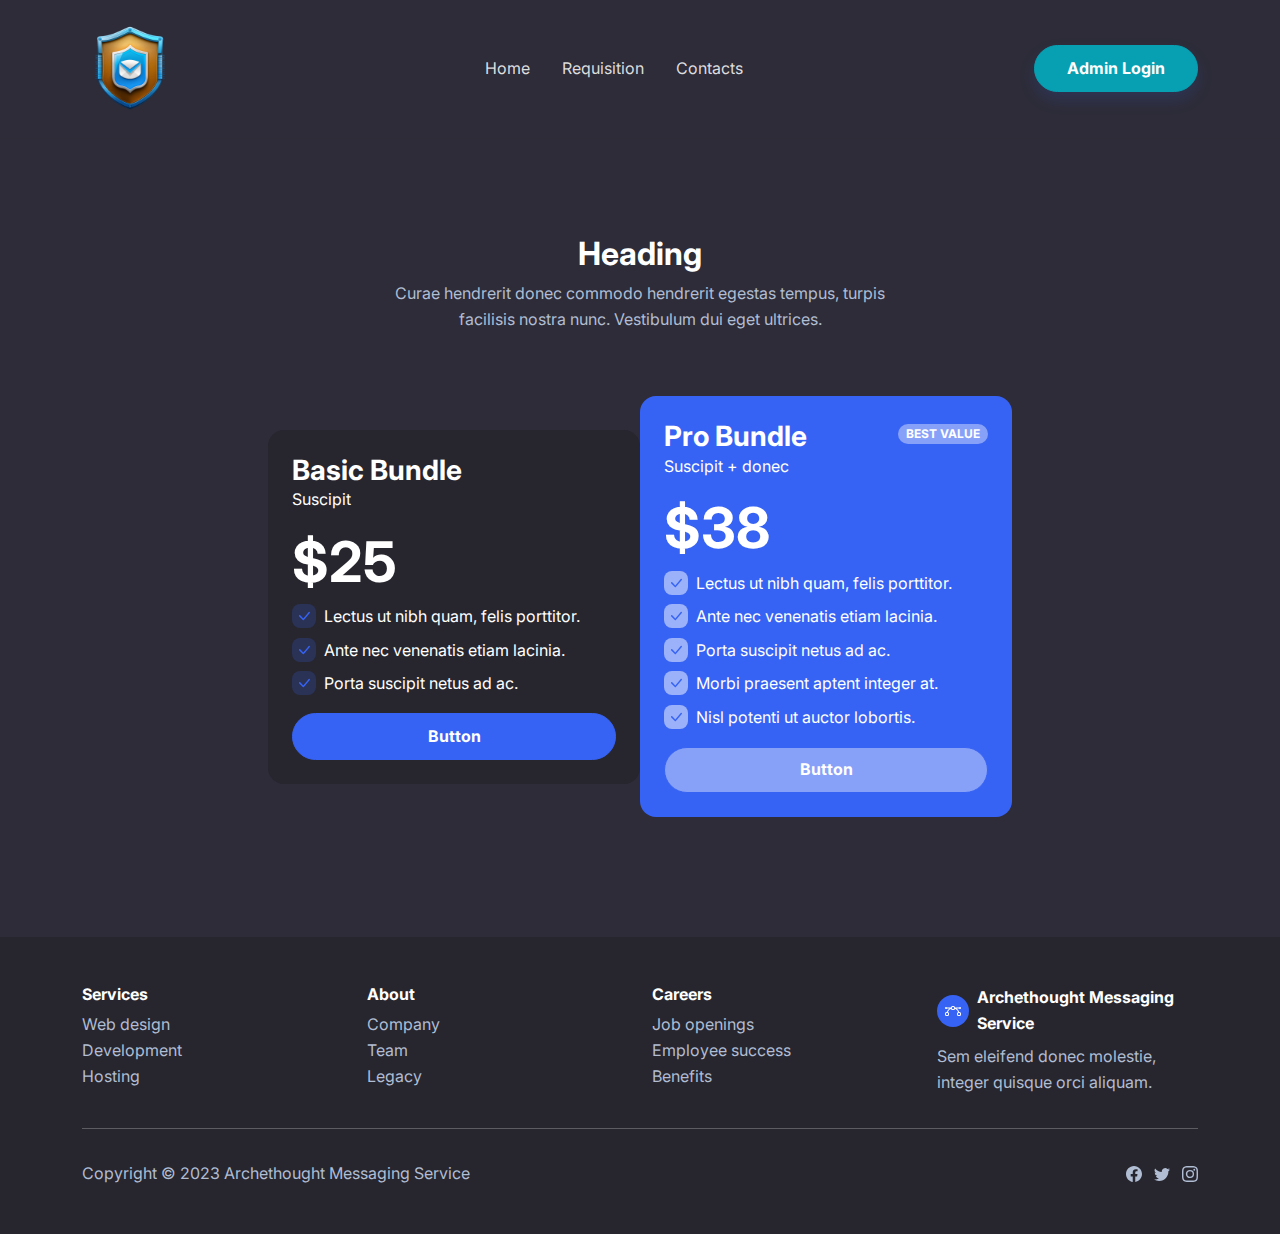
<file: test-build/pricing.html>
<!DOCTYPE html>
<html lang="en">

<head>
    <meta charset="utf-8">
    <meta name="viewport" content="width=device-width, initial-scale=1.0, shrink-to-fit=no">
    <title>Pricing - Archethought Messaging Service</title>
    <link rel="stylesheet" href="assets/bootstrap/css/bootstrap.min.css">
    <link rel="stylesheet" href="https://fonts.googleapis.com/css?family=Inter:300italic,400italic,600italic,700italic,800italic,400,300,600,700,800&amp;display=swap">
    <link rel="stylesheet" href="assets/css/home-page.css">
</head>

<body>
    <nav class="navbar navbar-dark navbar-expand-md sticky-top py-3" id="mainNav">
        <div class="container"><a class="navbar-brand d-flex align-items-center" href="/"><span><img src="assets/img/brands/Mooltissm_secure_messaging_application_logo_with_white_backgrou_78898317-51bf-4021-8363-c365dcd15206-PhotoRoom.png-PhotoRoom.png" style="width: 6rem;"></span></a><button data-bs-toggle="collapse" class="navbar-toggler" data-bs-target="#navcol-1"><span class="visually-hidden">Toggle navigation</span><span class="navbar-toggler-icon"></span></button>
            <div class="collapse navbar-collapse" id="navcol-1">
                <ul class="navbar-nav mx-auto">
                    <li class="nav-item"><a class="nav-link" href="index.html">Home</a></li>
                    <li class="nav-item"><a class="nav-link" href="requisition.html">Requisition</a></li>
                    <li class="nav-item"><a class="nav-link" href="contacts.html">Contacts</a></li>
                </ul><a class="btn btn-info shadow" role="button" id="admin-login-button" href="admin-login.html">Admin Login</a>
            </div>
        </div>
    </nav>
    <section class="py-5">
        <div class="container py-5">
            <div class="row mb-5">
                <div class="col-md-8 col-xl-6 text-center mx-auto">
                    <h2 class="fw-bold">Heading</h2>
                    <p class="text-muted">Curae hendrerit donec commodo hendrerit egestas tempus, turpis facilisis nostra nunc. Vestibulum dui eget ultrices.</p>
                </div>
            </div>
            <div class="row g-0 row-cols-1 row-cols-md-2 row-cols-xl-3 d-flex align-items-md-center align-items-xl-center">
                <div class="col offset-xl-2 mb-4">
                    <div class="card bg-dark border-dark">
                        <div class="card-body p-4">
                            <div class="d-flex justify-content-between">
                                <div>
                                    <h3 class="fw-bold mb-0">Basic Bundle</h3>
                                    <p>Suscipit</p>
                                    <h4 class="display-4 fw-bold">$25</h4>
                                </div>
                            </div>
                            <div>
                                <ul class="list-unstyled">
                                    <li class="d-flex mb-2"><span class="bs-icon-xs bs-icon-rounded bs-icon-primary-light bs-icon bs-icon-xs me-2"><svg xmlns="http://www.w3.org/2000/svg" width="1em" height="1em" fill="currentColor" viewBox="0 0 16 16" class="bi bi-check-lg text-primary">
                                                <path d="M12.736 3.97a.733.733 0 0 1 1.047 0c.286.289.29.756.01 1.05L7.88 12.01a.733.733 0 0 1-1.065.02L3.217 8.384a.757.757 0 0 1 0-1.06.733.733 0 0 1 1.047 0l3.052 3.093 5.4-6.425a.247.247 0 0 1 .02-.022Z"></path>
                                            </svg></span><span>Lectus ut nibh quam, felis porttitor.</span></li>
                                    <li class="d-flex mb-2"><span class="bs-icon-xs bs-icon-rounded bs-icon-primary-light bs-icon bs-icon-xs me-2"><svg xmlns="http://www.w3.org/2000/svg" width="1em" height="1em" fill="currentColor" viewBox="0 0 16 16" class="bi bi-check-lg text-primary">
                                                <path d="M12.736 3.97a.733.733 0 0 1 1.047 0c.286.289.29.756.01 1.05L7.88 12.01a.733.733 0 0 1-1.065.02L3.217 8.384a.757.757 0 0 1 0-1.06.733.733 0 0 1 1.047 0l3.052 3.093 5.4-6.425a.247.247 0 0 1 .02-.022Z"></path>
                                            </svg></span><span>Ante nec venenatis etiam lacinia.</span></li>
                                    <li class="d-flex mb-2"><span class="bs-icon-xs bs-icon-rounded bs-icon-primary-light bs-icon bs-icon-xs me-2"><svg xmlns="http://www.w3.org/2000/svg" width="1em" height="1em" fill="currentColor" viewBox="0 0 16 16" class="bi bi-check-lg text-primary">
                                                <path d="M12.736 3.97a.733.733 0 0 1 1.047 0c.286.289.29.756.01 1.05L7.88 12.01a.733.733 0 0 1-1.065.02L3.217 8.384a.757.757 0 0 1 0-1.06.733.733 0 0 1 1.047 0l3.052 3.093 5.4-6.425a.247.247 0 0 1 .02-.022Z"></path>
                                            </svg></span><span>Porta suscipit netus ad ac.</span></li>
                                </ul>
                            </div><button class="btn btn-primary d-block w-100" type="button">Button</button>
                        </div>
                    </div>
                </div>
                <div class="col mb-4">
                    <div class="card text-white bg-primary">
                        <div class="card-body p-4">
                            <div class="d-flex justify-content-between">
                                <div>
                                    <h3 class="fw-bold text-white mb-0">Pro Bundle</h3>
                                    <p>Suscipit + donec</p>
                                    <h4 class="display-4 fw-bold text-white">$38</h4>
                                </div>
                                <div><span class="badge rounded-pill bg-primary text-uppercase bg-semi-white">Best Value</span></div>
                            </div>
                            <div>
                                <ul class="list-unstyled">
                                    <li class="d-flex mb-2"><span class="bs-icon-xs bs-icon-rounded bs-icon-semi-white bs-icon bs-icon-xs me-2"><svg xmlns="http://www.w3.org/2000/svg" width="1em" height="1em" fill="currentColor" viewBox="0 0 16 16" class="bi bi-check-lg text-primary">
                                                <path d="M12.736 3.97a.733.733 0 0 1 1.047 0c.286.289.29.756.01 1.05L7.88 12.01a.733.733 0 0 1-1.065.02L3.217 8.384a.757.757 0 0 1 0-1.06.733.733 0 0 1 1.047 0l3.052 3.093 5.4-6.425a.247.247 0 0 1 .02-.022Z"></path>
                                            </svg></span><span>Lectus ut nibh quam, felis porttitor.</span></li>
                                    <li class="d-flex mb-2"><span class="bs-icon-xs bs-icon-rounded bs-icon-semi-white bs-icon bs-icon-xs me-2"><svg xmlns="http://www.w3.org/2000/svg" width="1em" height="1em" fill="currentColor" viewBox="0 0 16 16" class="bi bi-check-lg text-primary">
                                                <path d="M12.736 3.97a.733.733 0 0 1 1.047 0c.286.289.29.756.01 1.05L7.88 12.01a.733.733 0 0 1-1.065.02L3.217 8.384a.757.757 0 0 1 0-1.06.733.733 0 0 1 1.047 0l3.052 3.093 5.4-6.425a.247.247 0 0 1 .02-.022Z"></path>
                                            </svg></span><span>Ante nec venenatis etiam lacinia.</span></li>
                                    <li class="d-flex mb-2"><span class="bs-icon-xs bs-icon-rounded bs-icon-semi-white bs-icon bs-icon-xs me-2"><svg xmlns="http://www.w3.org/2000/svg" width="1em" height="1em" fill="currentColor" viewBox="0 0 16 16" class="bi bi-check-lg text-primary">
                                                <path d="M12.736 3.97a.733.733 0 0 1 1.047 0c.286.289.29.756.01 1.05L7.88 12.01a.733.733 0 0 1-1.065.02L3.217 8.384a.757.757 0 0 1 0-1.06.733.733 0 0 1 1.047 0l3.052 3.093 5.4-6.425a.247.247 0 0 1 .02-.022Z"></path>
                                            </svg></span><span>Porta suscipit netus ad ac.</span></li>
                                    <li class="d-flex mb-2"><span class="bs-icon-xs bs-icon-rounded bs-icon-semi-white bs-icon bs-icon-xs me-2"><svg xmlns="http://www.w3.org/2000/svg" width="1em" height="1em" fill="currentColor" viewBox="0 0 16 16" class="bi bi-check-lg text-primary">
                                                <path d="M12.736 3.97a.733.733 0 0 1 1.047 0c.286.289.29.756.01 1.05L7.88 12.01a.733.733 0 0 1-1.065.02L3.217 8.384a.757.757 0 0 1 0-1.06.733.733 0 0 1 1.047 0l3.052 3.093 5.4-6.425a.247.247 0 0 1 .02-.022Z"></path>
                                            </svg></span><span>Morbi praesent aptent integer at.</span></li>
                                    <li class="d-flex mb-2"><span class="bs-icon-xs bs-icon-rounded bs-icon-semi-white bs-icon bs-icon-xs me-2"><svg xmlns="http://www.w3.org/2000/svg" width="1em" height="1em" fill="currentColor" viewBox="0 0 16 16" class="bi bi-check-lg text-primary">
                                                <path d="M12.736 3.97a.733.733 0 0 1 1.047 0c.286.289.29.756.01 1.05L7.88 12.01a.733.733 0 0 1-1.065.02L3.217 8.384a.757.757 0 0 1 0-1.06.733.733 0 0 1 1.047 0l3.052 3.093 5.4-6.425a.247.247 0 0 1 .02-.022Z"></path>
                                            </svg></span><span>Nisl potenti ut auctor lobortis.</span></li>
                                </ul>
                            </div><button class="btn btn-primary d-block w-100 bg-semi-white" type="button">Button</button>
                        </div>
                    </div>
                </div>
            </div>
        </div>
    </section>
    <footer class="bg-dark">
        <div class="container py-4 py-lg-5">
            <div class="row justify-content-center">
                <div class="col-sm-4 col-md-3 text-center text-lg-start d-flex flex-column">
                    <h3 class="fs-6 fw-bold">Services</h3>
                    <ul class="list-unstyled">
                        <li><a href="#">Web design</a></li>
                        <li><a href="#">Development</a></li>
                        <li><a href="#">Hosting</a></li>
                    </ul>
                </div>
                <div class="col-sm-4 col-md-3 text-center text-lg-start d-flex flex-column">
                    <h3 class="fs-6 fw-bold">About</h3>
                    <ul class="list-unstyled">
                        <li><a href="#">Company</a></li>
                        <li><a href="#">Team</a></li>
                        <li><a href="#">Legacy</a></li>
                    </ul>
                </div>
                <div class="col-sm-4 col-md-3 text-center text-lg-start d-flex flex-column">
                    <h3 class="fs-6 fw-bold">Careers</h3>
                    <ul class="list-unstyled">
                        <li><a href="#">Job openings</a></li>
                        <li><a href="#">Employee success</a></li>
                        <li><a href="#">Benefits</a></li>
                    </ul>
                </div>
                <div class="col-lg-3 text-center text-lg-start d-flex flex-column align-items-center order-first align-items-lg-start order-lg-last">
                    <div class="fw-bold d-flex align-items-center mb-2"><span class="bs-icon-sm bs-icon-circle bs-icon-primary d-flex justify-content-center align-items-center bs-icon me-2"><svg xmlns="http://www.w3.org/2000/svg" width="1em" height="1em" fill="currentColor" viewBox="0 0 16 16" class="bi bi-bezier">
                                <path fill-rule="evenodd" d="M0 10.5A1.5 1.5 0 0 1 1.5 9h1A1.5 1.5 0 0 1 4 10.5v1A1.5 1.5 0 0 1 2.5 13h-1A1.5 1.5 0 0 1 0 11.5v-1zm1.5-.5a.5.5 0 0 0-.5.5v1a.5.5 0 0 0 .5.5h1a.5.5 0 0 0 .5-.5v-1a.5.5 0 0 0-.5-.5h-1zm10.5.5A1.5 1.5 0 0 1 13.5 9h1a1.5 1.5 0 0 1 1.5 1.5v1a1.5 1.5 0 0 1-1.5 1.5h-1a1.5 1.5 0 0 1-1.5-1.5v-1zm1.5-.5a.5.5 0 0 0-.5.5v1a.5.5 0 0 0 .5.5h1a.5.5 0 0 0 .5-.5v-1a.5.5 0 0 0-.5-.5h-1zM6 4.5A1.5 1.5 0 0 1 7.5 3h1A1.5 1.5 0 0 1 10 4.5v1A1.5 1.5 0 0 1 8.5 7h-1A1.5 1.5 0 0 1 6 5.5v-1zM7.5 4a.5.5 0 0 0-.5.5v1a.5.5 0 0 0 .5.5h1a.5.5 0 0 0 .5-.5v-1a.5.5 0 0 0-.5-.5h-1z"></path>
                                <path d="M6 4.5H1.866a1 1 0 1 0 0 1h2.668A6.517 6.517 0 0 0 1.814 9H2.5c.123 0 .244.015.358.043a5.517 5.517 0 0 1 3.185-3.185A1.503 1.503 0 0 1 6 5.5v-1zm3.957 1.358A1.5 1.5 0 0 0 10 5.5v-1h4.134a1 1 0 1 1 0 1h-2.668a6.517 6.517 0 0 1 2.72 3.5H13.5c-.123 0-.243.015-.358.043a5.517 5.517 0 0 0-3.185-3.185z"></path>
                            </svg></span><span>Archethought Messaging Service</span></div>
                    <p class="text-muted">Sem eleifend donec molestie, integer quisque orci aliquam.</p>
                </div>
            </div>
            <hr>
            <div class="text-muted d-flex justify-content-between align-items-center pt-3">
                <p class="mb-0">Copyright © 2023 Archethought Messaging Service</p>
                <ul class="list-inline mb-0">
                    <li class="list-inline-item"><svg xmlns="http://www.w3.org/2000/svg" width="1em" height="1em" fill="currentColor" viewBox="0 0 16 16" class="bi bi-facebook">
                            <path d="M16 8.049c0-4.446-3.582-8.05-8-8.05C3.58 0-.002 3.603-.002 8.05c0 4.017 2.926 7.347 6.75 7.951v-5.625h-2.03V8.05H6.75V6.275c0-2.017 1.195-3.131 3.022-3.131.876 0 1.791.157 1.791.157v1.98h-1.009c-.993 0-1.303.621-1.303 1.258v1.51h2.218l-.354 2.326H9.25V16c3.824-.604 6.75-3.934 6.75-7.951z"></path>
                        </svg></li>
                    <li class="list-inline-item"><svg xmlns="http://www.w3.org/2000/svg" width="1em" height="1em" fill="currentColor" viewBox="0 0 16 16" class="bi bi-twitter">
                            <path d="M5.026 15c6.038 0 9.341-5.003 9.341-9.334 0-.14 0-.282-.006-.422A6.685 6.685 0 0 0 16 3.542a6.658 6.658 0 0 1-1.889.518 3.301 3.301 0 0 0 1.447-1.817 6.533 6.533 0 0 1-2.087.793A3.286 3.286 0 0 0 7.875 6.03a9.325 9.325 0 0 1-6.767-3.429 3.289 3.289 0 0 0 1.018 4.382A3.323 3.323 0 0 1 .64 6.575v.045a3.288 3.288 0 0 0 2.632 3.218 3.203 3.203 0 0 1-.865.115 3.23 3.23 0 0 1-.614-.057 3.283 3.283 0 0 0 3.067 2.277A6.588 6.588 0 0 1 .78 13.58a6.32 6.32 0 0 1-.78-.045A9.344 9.344 0 0 0 5.026 15z"></path>
                        </svg></li>
                    <li class="list-inline-item"><svg xmlns="http://www.w3.org/2000/svg" width="1em" height="1em" fill="currentColor" viewBox="0 0 16 16" class="bi bi-instagram">
                            <path d="M8 0C5.829 0 5.556.01 4.703.048 3.85.088 3.269.222 2.76.42a3.917 3.917 0 0 0-1.417.923A3.927 3.927 0 0 0 .42 2.76C.222 3.268.087 3.85.048 4.7.01 5.555 0 5.827 0 8.001c0 2.172.01 2.444.048 3.297.04.852.174 1.433.372 1.942.205.526.478.972.923 1.417.444.445.89.719 1.416.923.51.198 1.09.333 1.942.372C5.555 15.99 5.827 16 8 16s2.444-.01 3.298-.048c.851-.04 1.434-.174 1.943-.372a3.916 3.916 0 0 0 1.416-.923c.445-.445.718-.891.923-1.417.197-.509.332-1.09.372-1.942C15.99 10.445 16 10.173 16 8s-.01-2.445-.048-3.299c-.04-.851-.175-1.433-.372-1.941a3.926 3.926 0 0 0-.923-1.417A3.911 3.911 0 0 0 13.24.42c-.51-.198-1.092-.333-1.943-.372C10.443.01 10.172 0 7.998 0h.003zm-.717 1.442h.718c2.136 0 2.389.007 3.232.046.78.035 1.204.166 1.486.275.373.145.64.319.92.599.28.28.453.546.598.92.11.281.24.705.275 1.485.039.843.047 1.096.047 3.231s-.008 2.389-.047 3.232c-.035.78-.166 1.203-.275 1.485a2.47 2.47 0 0 1-.599.919c-.28.28-.546.453-.92.598-.28.11-.704.24-1.485.276-.843.038-1.096.047-3.232.047s-2.39-.009-3.233-.047c-.78-.036-1.203-.166-1.485-.276a2.478 2.478 0 0 1-.92-.598 2.48 2.48 0 0 1-.6-.92c-.109-.281-.24-.705-.275-1.485-.038-.843-.046-1.096-.046-3.233 0-2.136.008-2.388.046-3.231.036-.78.166-1.204.276-1.486.145-.373.319-.64.599-.92.28-.28.546-.453.92-.598.282-.11.705-.24 1.485-.276.738-.034 1.024-.044 2.515-.045v.002zm4.988 1.328a.96.96 0 1 0 0 1.92.96.96 0 0 0 0-1.92zm-4.27 1.122a4.109 4.109 0 1 0 0 8.217 4.109 4.109 0 0 0 0-8.217zm0 1.441a2.667 2.667 0 1 1 0 5.334 2.667 2.667 0 0 1 0-5.334z"></path>
                        </svg></li>
                </ul>
            </div>
        </div>
    </footer>
    <script src="assets/bootstrap/js/bootstrap.min.js"></script>
    <script src="assets/js/bold-and-dark.js"></script>
</body>

</html>
</file>
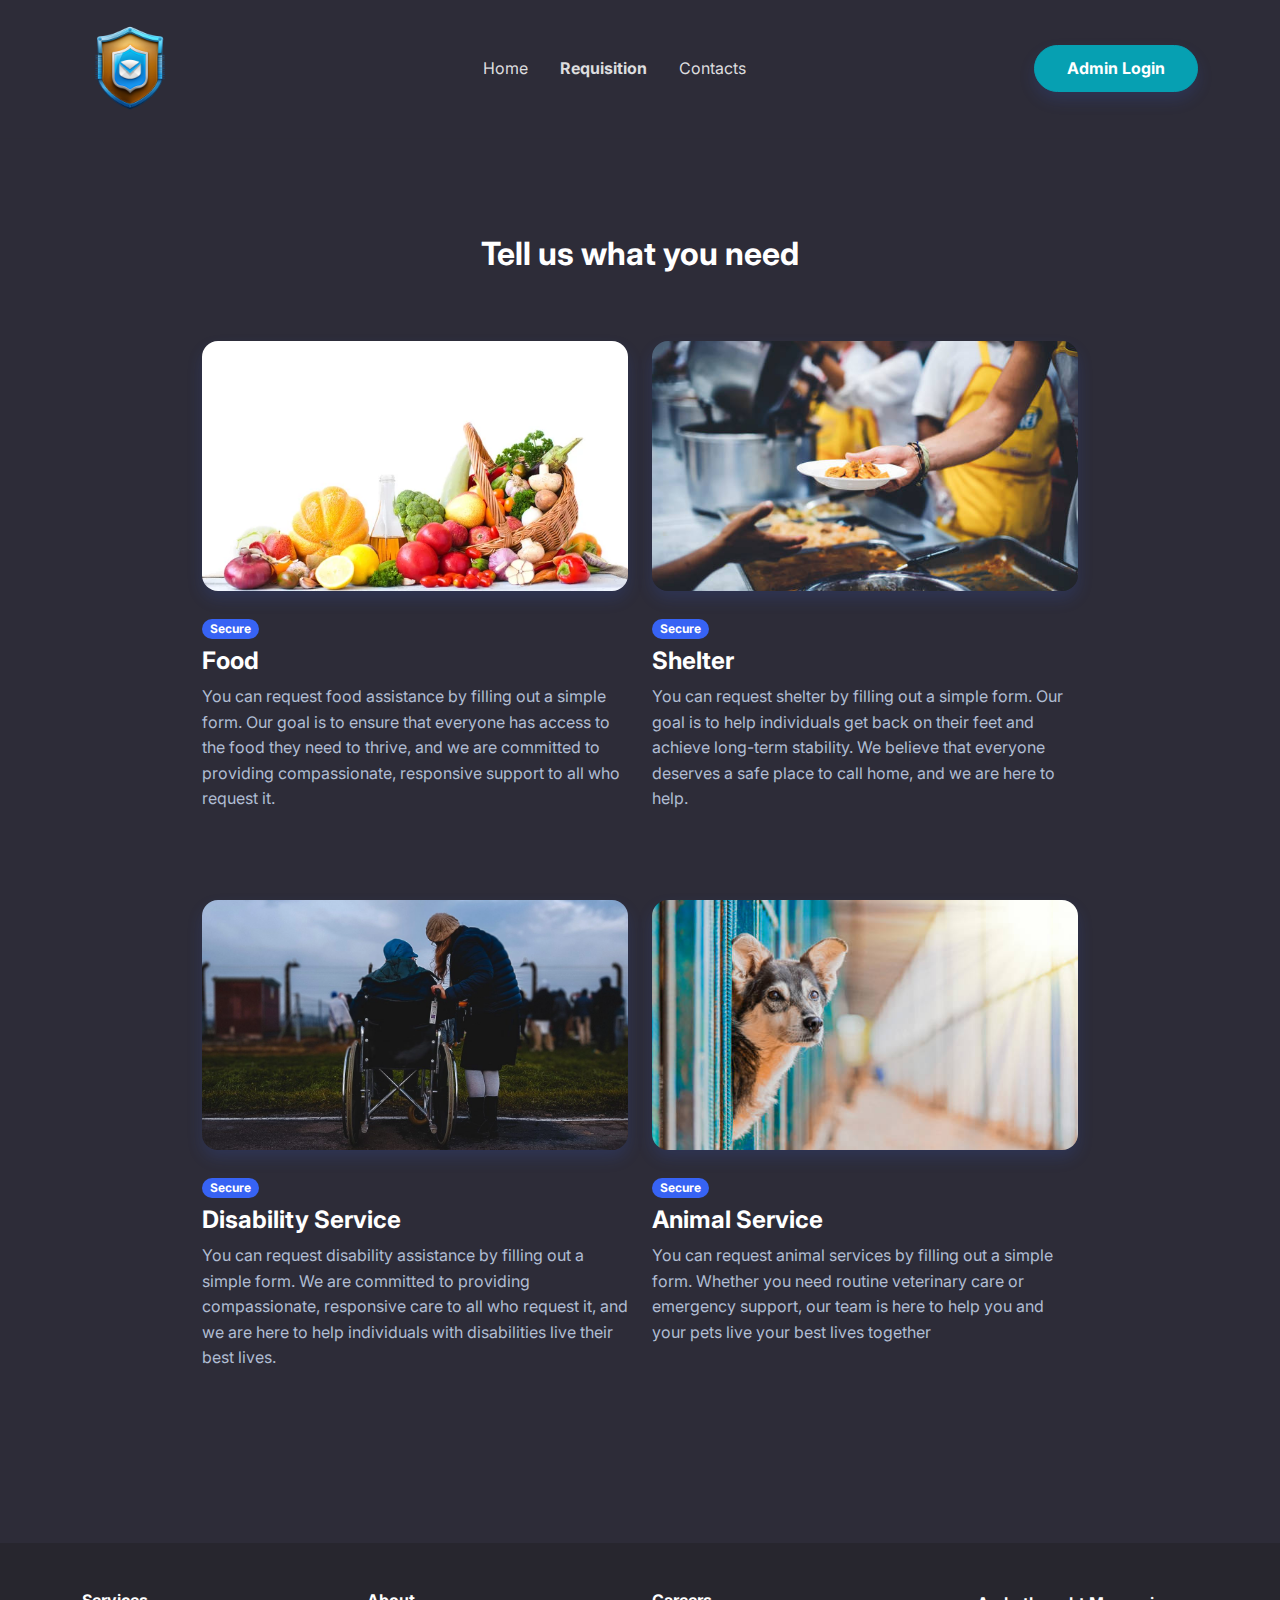
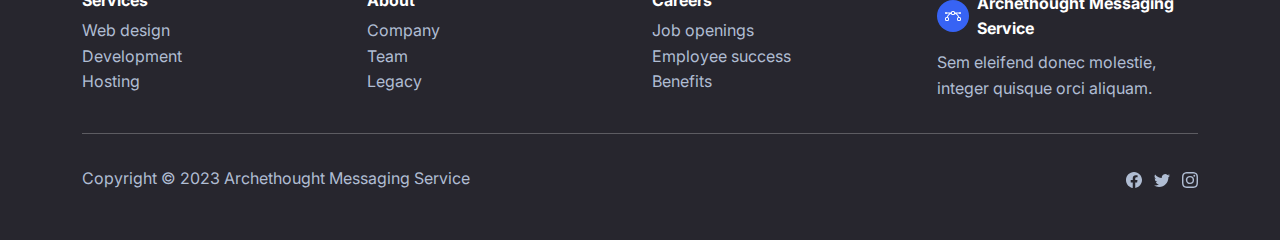
<file: test-build/requisition.html>
<!DOCTYPE html>
<html lang="en">

<head>
    <meta charset="utf-8">
    <meta name="viewport" content="width=device-width, initial-scale=1.0, shrink-to-fit=no">
    <title>Projects - Archethought Messaging Service</title>
    <link rel="stylesheet" href="assets/bootstrap/css/bootstrap.min.css">
    <link rel="stylesheet" href="https://fonts.googleapis.com/css?family=Inter:300italic,400italic,600italic,700italic,800italic,400,300,600,700,800&amp;display=swap">
    <link rel="stylesheet" href="assets/css/home-page.css">
</head>

<body>
    <nav class="navbar navbar-dark navbar-expand-md sticky-top py-3" id="mainNav">
        <div class="container"><a class="navbar-brand d-flex align-items-center" href="/"><span><img src="assets/img/brands/Mooltissm_secure_messaging_application_logo_with_white_backgrou_78898317-51bf-4021-8363-c365dcd15206-PhotoRoom.png-PhotoRoom.png" style="width: 6rem;"></span></a><button data-bs-toggle="collapse" class="navbar-toggler" data-bs-target="#navcol-1"><span class="visually-hidden">Toggle navigation</span><span class="navbar-toggler-icon"></span></button>
            <div class="collapse navbar-collapse" id="navcol-1">
                <ul class="navbar-nav mx-auto">
                    <li class="nav-item"><a class="nav-link" href="index.html">Home</a></li>
                    <li class="nav-item"><a class="nav-link active" href="requisition.html">Requisition</a></li>
                    <li class="nav-item"><a class="nav-link" href="contacts.html">Contacts</a></li>
                </ul><a class="btn btn-info shadow" role="button" id="admin-login-button" href="admin-login.html">Admin Login</a>
            </div>
        </div>
    </nav>
    <section class="py-5">
        <div class="container py-5">
            <div class="row mb-5">
                <div class="col-md-8 col-xl-6 text-center mx-auto">
                    <h2 class="fw-bold">Tell us what you need</h2>
                </div>
            </div>
            <div class="row row-cols-1 row-cols-md-2 mx-auto" style="max-width: 900px;">
                <div class="col mb-4 requisition-type">
                    <div><a href="#"><img class="rounded img-fluid shadow w-100 fit-cover" src="assets/img/products/depositphotos_98505198-stock-photo-fresh-vegetables-fruits-and-other.jpg" style="height: 250px;"></a>
                        <div class="py-4"><span class="badge bg-primary mb-2">Secure</span>
                            <h4 class="fw-bold">Food</h4>
                            <p class="text-muted">You can request food assistance by filling out a simple form. Our goal is to ensure that everyone has access to the food they need to thrive, and we are committed to providing compassionate, responsive support to all who request it. </p>
                        </div>
                    </div>
                </div>
                <div class="col mb-4 requisition-type">
                    <div><a href="#"><img class="rounded img-fluid shadow w-100 fit-cover" src="assets/img/products/istockphoto-1177156986-612x612.jpg" style="height: 250px;"></a>
                        <div class="py-4"><span class="badge bg-primary mb-2">Secure</span>
                            <h4 class="fw-bold">Shelter</h4>
                            <p class="text-muted">You can request shelter by filling out a simple form. Our goal is to help individuals get back on their feet and achieve long-term stability. We believe that everyone deserves a safe place to call home, and we are here to help.</p>
                        </div>
                    </div>
                </div>
                <div class="col mb-4 requisition-type">
                    <div><a href="#"><img class="rounded img-fluid shadow w-100 fit-cover" src="assets/img/products/Medical-Equipment-Discounts-for-Persons-with-Disabilities-e1600956443885.jpg.webp" style="height: 250px;"></a>
                        <div class="py-4"><span class="badge bg-primary mb-2">Secure</span>
                            <h4 class="fw-bold">Disability Service</h4>
                            <p class="text-muted">You can request disability assistance by filling out a simple form.&nbsp;We are committed to providing compassionate, responsive care to all who request it, and we are here to help individuals with disabilities live their best lives.<br></p>
                        </div>
                    </div>
                </div>
                <div class="col mb-4 requisition-type">
                    <div><a href="#"><img class="rounded img-fluid shadow w-100 fit-cover" src="assets/img/products/istockphoto-1217408094-612x612.jpg" style="height: 250px;"></a>
                        <div class="py-4"><span class="badge bg-primary mb-2">Secure</span>
                            <h4 class="fw-bold">Animal Service</h4>
                            <p class="text-muted">You can request animal services by filling out a simple form.&nbsp;Whether you need routine veterinary care or emergency support, our team is here to help you and your pets live your best lives together</p>
                        </div>
                    </div>
                </div>
            </div>
        </div>
    </section>
    <footer class="bg-dark">
        <div class="container py-4 py-lg-5">
            <div class="row justify-content-center">
                <div class="col-sm-4 col-md-3 text-center text-lg-start d-flex flex-column">
                    <h3 class="fs-6 fw-bold">Services</h3>
                    <ul class="list-unstyled">
                        <li><a href="#">Web design</a></li>
                        <li><a href="#">Development</a></li>
                        <li><a href="#">Hosting</a></li>
                    </ul>
                </div>
                <div class="col-sm-4 col-md-3 text-center text-lg-start d-flex flex-column">
                    <h3 class="fs-6 fw-bold">About</h3>
                    <ul class="list-unstyled">
                        <li><a href="#">Company</a></li>
                        <li><a href="#">Team</a></li>
                        <li><a href="#">Legacy</a></li>
                    </ul>
                </div>
                <div class="col-sm-4 col-md-3 text-center text-lg-start d-flex flex-column">
                    <h3 class="fs-6 fw-bold">Careers</h3>
                    <ul class="list-unstyled">
                        <li><a href="#">Job openings</a></li>
                        <li><a href="#">Employee success</a></li>
                        <li><a href="#">Benefits</a></li>
                    </ul>
                </div>
                <div class="col-lg-3 text-center text-lg-start d-flex flex-column align-items-center order-first align-items-lg-start order-lg-last">
                    <div class="fw-bold d-flex align-items-center mb-2"><span class="bs-icon-sm bs-icon-circle bs-icon-primary d-flex justify-content-center align-items-center bs-icon me-2"><svg xmlns="http://www.w3.org/2000/svg" width="1em" height="1em" fill="currentColor" viewBox="0 0 16 16" class="bi bi-bezier">
                                <path fill-rule="evenodd" d="M0 10.5A1.5 1.5 0 0 1 1.5 9h1A1.5 1.5 0 0 1 4 10.5v1A1.5 1.5 0 0 1 2.5 13h-1A1.5 1.5 0 0 1 0 11.5v-1zm1.5-.5a.5.5 0 0 0-.5.5v1a.5.5 0 0 0 .5.5h1a.5.5 0 0 0 .5-.5v-1a.5.5 0 0 0-.5-.5h-1zm10.5.5A1.5 1.5 0 0 1 13.5 9h1a1.5 1.5 0 0 1 1.5 1.5v1a1.5 1.5 0 0 1-1.5 1.5h-1a1.5 1.5 0 0 1-1.5-1.5v-1zm1.5-.5a.5.5 0 0 0-.5.5v1a.5.5 0 0 0 .5.5h1a.5.5 0 0 0 .5-.5v-1a.5.5 0 0 0-.5-.5h-1zM6 4.5A1.5 1.5 0 0 1 7.5 3h1A1.5 1.5 0 0 1 10 4.5v1A1.5 1.5 0 0 1 8.5 7h-1A1.5 1.5 0 0 1 6 5.5v-1zM7.5 4a.5.5 0 0 0-.5.5v1a.5.5 0 0 0 .5.5h1a.5.5 0 0 0 .5-.5v-1a.5.5 0 0 0-.5-.5h-1z"></path>
                                <path d="M6 4.5H1.866a1 1 0 1 0 0 1h2.668A6.517 6.517 0 0 0 1.814 9H2.5c.123 0 .244.015.358.043a5.517 5.517 0 0 1 3.185-3.185A1.503 1.503 0 0 1 6 5.5v-1zm3.957 1.358A1.5 1.5 0 0 0 10 5.5v-1h4.134a1 1 0 1 1 0 1h-2.668a6.517 6.517 0 0 1 2.72 3.5H13.5c-.123 0-.243.015-.358.043a5.517 5.517 0 0 0-3.185-3.185z"></path>
                            </svg></span><span>Archethought Messaging Service</span></div>
                    <p class="text-muted">Sem eleifend donec molestie, integer quisque orci aliquam.</p>
                </div>
            </div>
            <hr>
            <div class="text-muted d-flex justify-content-between align-items-center pt-3">
                <p class="mb-0">Copyright © 2023 Archethought Messaging Service</p>
                <ul class="list-inline mb-0">
                    <li class="list-inline-item"><svg xmlns="http://www.w3.org/2000/svg" width="1em" height="1em" fill="currentColor" viewBox="0 0 16 16" class="bi bi-facebook">
                            <path d="M16 8.049c0-4.446-3.582-8.05-8-8.05C3.58 0-.002 3.603-.002 8.05c0 4.017 2.926 7.347 6.75 7.951v-5.625h-2.03V8.05H6.75V6.275c0-2.017 1.195-3.131 3.022-3.131.876 0 1.791.157 1.791.157v1.98h-1.009c-.993 0-1.303.621-1.303 1.258v1.51h2.218l-.354 2.326H9.25V16c3.824-.604 6.75-3.934 6.75-7.951z"></path>
                        </svg></li>
                    <li class="list-inline-item"><svg xmlns="http://www.w3.org/2000/svg" width="1em" height="1em" fill="currentColor" viewBox="0 0 16 16" class="bi bi-twitter">
                            <path d="M5.026 15c6.038 0 9.341-5.003 9.341-9.334 0-.14 0-.282-.006-.422A6.685 6.685 0 0 0 16 3.542a6.658 6.658 0 0 1-1.889.518 3.301 3.301 0 0 0 1.447-1.817 6.533 6.533 0 0 1-2.087.793A3.286 3.286 0 0 0 7.875 6.03a9.325 9.325 0 0 1-6.767-3.429 3.289 3.289 0 0 0 1.018 4.382A3.323 3.323 0 0 1 .64 6.575v.045a3.288 3.288 0 0 0 2.632 3.218 3.203 3.203 0 0 1-.865.115 3.23 3.23 0 0 1-.614-.057 3.283 3.283 0 0 0 3.067 2.277A6.588 6.588 0 0 1 .78 13.58a6.32 6.32 0 0 1-.78-.045A9.344 9.344 0 0 0 5.026 15z"></path>
                        </svg></li>
                    <li class="list-inline-item"><svg xmlns="http://www.w3.org/2000/svg" width="1em" height="1em" fill="currentColor" viewBox="0 0 16 16" class="bi bi-instagram">
                            <path d="M8 0C5.829 0 5.556.01 4.703.048 3.85.088 3.269.222 2.76.42a3.917 3.917 0 0 0-1.417.923A3.927 3.927 0 0 0 .42 2.76C.222 3.268.087 3.85.048 4.7.01 5.555 0 5.827 0 8.001c0 2.172.01 2.444.048 3.297.04.852.174 1.433.372 1.942.205.526.478.972.923 1.417.444.445.89.719 1.416.923.51.198 1.09.333 1.942.372C5.555 15.99 5.827 16 8 16s2.444-.01 3.298-.048c.851-.04 1.434-.174 1.943-.372a3.916 3.916 0 0 0 1.416-.923c.445-.445.718-.891.923-1.417.197-.509.332-1.09.372-1.942C15.99 10.445 16 10.173 16 8s-.01-2.445-.048-3.299c-.04-.851-.175-1.433-.372-1.941a3.926 3.926 0 0 0-.923-1.417A3.911 3.911 0 0 0 13.24.42c-.51-.198-1.092-.333-1.943-.372C10.443.01 10.172 0 7.998 0h.003zm-.717 1.442h.718c2.136 0 2.389.007 3.232.046.78.035 1.204.166 1.486.275.373.145.64.319.92.599.28.28.453.546.598.92.11.281.24.705.275 1.485.039.843.047 1.096.047 3.231s-.008 2.389-.047 3.232c-.035.78-.166 1.203-.275 1.485a2.47 2.47 0 0 1-.599.919c-.28.28-.546.453-.92.598-.28.11-.704.24-1.485.276-.843.038-1.096.047-3.232.047s-2.39-.009-3.233-.047c-.78-.036-1.203-.166-1.485-.276a2.478 2.478 0 0 1-.92-.598 2.48 2.48 0 0 1-.6-.92c-.109-.281-.24-.705-.275-1.485-.038-.843-.046-1.096-.046-3.233 0-2.136.008-2.388.046-3.231.036-.78.166-1.204.276-1.486.145-.373.319-.64.599-.92.28-.28.546-.453.92-.598.282-.11.705-.24 1.485-.276.738-.034 1.024-.044 2.515-.045v.002zm4.988 1.328a.96.96 0 1 0 0 1.92.96.96 0 0 0 0-1.92zm-4.27 1.122a4.109 4.109 0 1 0 0 8.217 4.109 4.109 0 0 0 0-8.217zm0 1.441a2.667 2.667 0 1 1 0 5.334 2.667 2.667 0 0 1 0-5.334z"></path>
                        </svg></li>
                </ul>
            </div>
        </div>
    </footer>
    <script src="assets/bootstrap/js/bootstrap.min.js"></script>
    <script src="assets/js/bold-and-dark.js"></script>
</body>

</html>
</file>
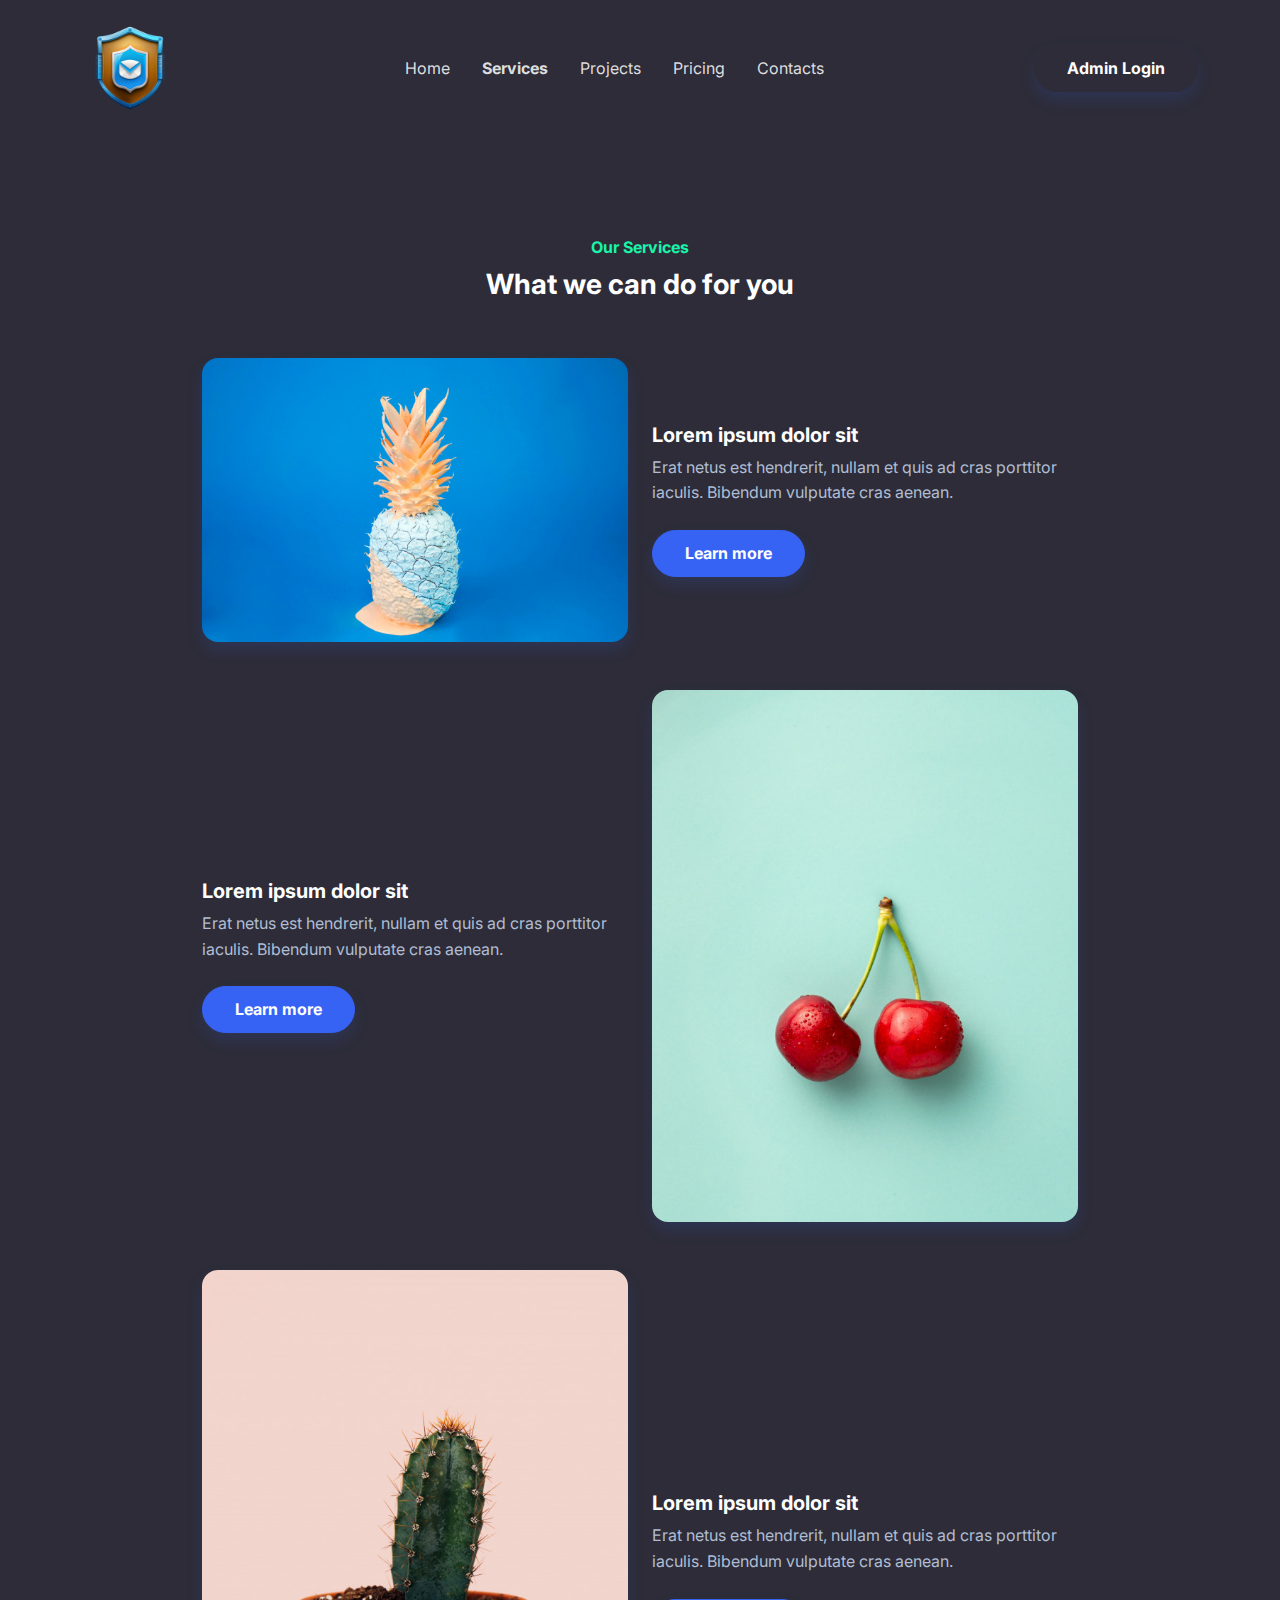
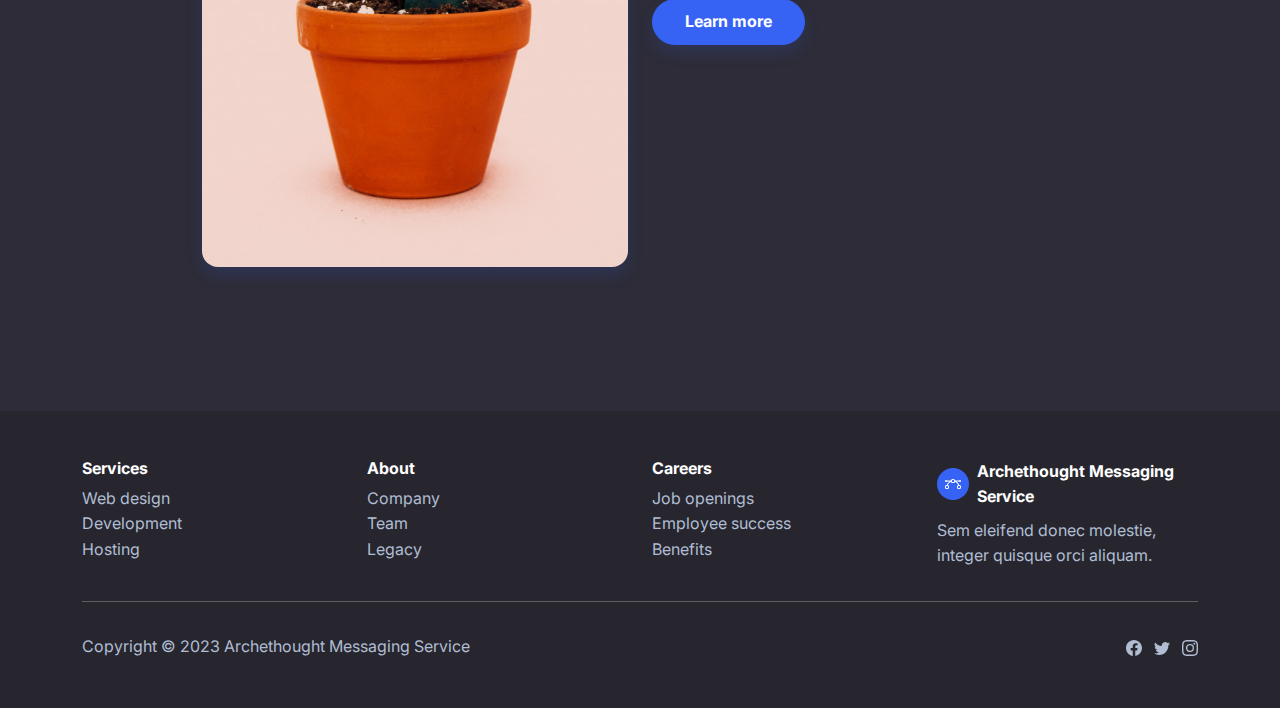
<file: test-build/services.html>
<!DOCTYPE html>
<html lang="en">

<head>
    <meta charset="utf-8">
    <meta name="viewport" content="width=device-width, initial-scale=1.0, shrink-to-fit=no">
    <title>Services - Archethought Messaging Service</title>
    <link rel="stylesheet" href="assets/bootstrap/css/bootstrap.min.css">
    <link rel="stylesheet" href="https://fonts.googleapis.com/css?family=Inter:300italic,400italic,600italic,700italic,800italic,400,300,600,700,800&amp;display=swap">
    <link rel="stylesheet" href="assets/css/home-page.css">
</head>

<body>
    <nav class="navbar navbar-dark navbar-expand-md sticky-top py-3" id="mainNav">
        <div class="container"><a class="navbar-brand d-flex align-items-center" href="/"><span><img src="assets/img/brands/Mooltissm_secure_messaging_application_logo_with_white_backgrou_78898317-51bf-4021-8363-c365dcd15206-PhotoRoom.png-PhotoRoom.png" style="width: 6rem;"></span></a><button data-bs-toggle="collapse" class="navbar-toggler" data-bs-target="#navcol-1"><span class="visually-hidden">Toggle navigation</span><span class="navbar-toggler-icon"></span></button>
            <div class="collapse navbar-collapse" id="navcol-1">
                <ul class="navbar-nav mx-auto">
                    <li class="nav-item"><a class="nav-link" href="index.html">Home</a></li>
                    <li class="nav-item"><a class="nav-link active" href="services.html">Services</a></li>
                    <li class="nav-item"><a class="nav-link" href="requisition.html">Projects</a></li>
                    <li class="nav-item"><a class="nav-link" href="pricing.html">Pricing</a></li>
                    <li class="nav-item"><a class="nav-link" href="contacts.html">Contacts</a></li>
                </ul><a class="btn shadow" role="button" id="admin-login-button" href="admin-login.html">Admin Login</a>
            </div>
        </div>
    </nav>
    <section class="py-5">
        <div class="container py-5">
            <div class="row mb-4 mb-lg-5">
                <div class="col-md-8 col-xl-6 text-center mx-auto">
                    <p class="fw-bold text-success mb-2">Our Services</p>
                    <h3 class="fw-bold">What we can do for you</h3>
                </div>
            </div>
            <div class="row row-cols-1 row-cols-md-2 mx-auto" style="max-width: 900px;">
                <div class="col mb-5"><img class="rounded img-fluid shadow" src="assets/img/products/1.jpg"></div>
                <div class="col d-md-flex align-items-md-end align-items-lg-center mb-5">
                    <div>
                        <h5 class="fw-bold">Lorem ipsum dolor sit&nbsp;</h5>
                        <p class="text-muted mb-4">Erat netus est hendrerit, nullam et quis ad cras porttitor iaculis. Bibendum vulputate cras aenean.</p><button class="btn btn-primary shadow" type="button">Learn more</button>
                    </div>
                </div>
            </div>
            <div class="row row-cols-1 row-cols-md-2 mx-auto" style="max-width: 900px;">
                <div class="col order-md-last mb-5"><img class="rounded img-fluid shadow" src="assets/img/products/2.jpg"></div>
                <div class="col d-md-flex align-items-md-end align-items-lg-center mb-5">
                    <div>
                        <h5 class="fw-bold">Lorem ipsum dolor sit&nbsp;</h5>
                        <p class="text-muted mb-4">Erat netus est hendrerit, nullam et quis ad cras porttitor iaculis. Bibendum vulputate cras aenean.</p><button class="btn btn-primary shadow" type="button">Learn more</button>
                    </div>
                </div>
            </div>
            <div class="row row-cols-1 row-cols-md-2 mx-auto" style="max-width: 900px;">
                <div class="col mb-5"><img class="rounded img-fluid shadow" src="assets/img/products/3.jpg"></div>
                <div class="col d-md-flex align-items-md-end align-items-lg-center mb-5">
                    <div>
                        <h5 class="fw-bold">Lorem ipsum dolor sit&nbsp;</h5>
                        <p class="text-muted mb-4">Erat netus est hendrerit, nullam et quis ad cras porttitor iaculis. Bibendum vulputate cras aenean.</p><button class="btn btn-primary shadow" type="button">Learn more</button>
                    </div>
                </div>
            </div>
        </div>
    </section>
    <footer class="bg-dark">
        <div class="container py-4 py-lg-5">
            <div class="row justify-content-center">
                <div class="col-sm-4 col-md-3 text-center text-lg-start d-flex flex-column">
                    <h3 class="fs-6 fw-bold">Services</h3>
                    <ul class="list-unstyled">
                        <li><a href="#">Web design</a></li>
                        <li><a href="#">Development</a></li>
                        <li><a href="#">Hosting</a></li>
                    </ul>
                </div>
                <div class="col-sm-4 col-md-3 text-center text-lg-start d-flex flex-column">
                    <h3 class="fs-6 fw-bold">About</h3>
                    <ul class="list-unstyled">
                        <li><a href="#">Company</a></li>
                        <li><a href="#">Team</a></li>
                        <li><a href="#">Legacy</a></li>
                    </ul>
                </div>
                <div class="col-sm-4 col-md-3 text-center text-lg-start d-flex flex-column">
                    <h3 class="fs-6 fw-bold">Careers</h3>
                    <ul class="list-unstyled">
                        <li><a href="#">Job openings</a></li>
                        <li><a href="#">Employee success</a></li>
                        <li><a href="#">Benefits</a></li>
                    </ul>
                </div>
                <div class="col-lg-3 text-center text-lg-start d-flex flex-column align-items-center order-first align-items-lg-start order-lg-last">
                    <div class="fw-bold d-flex align-items-center mb-2"><span class="bs-icon-sm bs-icon-circle bs-icon-primary d-flex justify-content-center align-items-center bs-icon me-2"><svg xmlns="http://www.w3.org/2000/svg" width="1em" height="1em" fill="currentColor" viewBox="0 0 16 16" class="bi bi-bezier">
                                <path fill-rule="evenodd" d="M0 10.5A1.5 1.5 0 0 1 1.5 9h1A1.5 1.5 0 0 1 4 10.5v1A1.5 1.5 0 0 1 2.5 13h-1A1.5 1.5 0 0 1 0 11.5v-1zm1.5-.5a.5.5 0 0 0-.5.5v1a.5.5 0 0 0 .5.5h1a.5.5 0 0 0 .5-.5v-1a.5.5 0 0 0-.5-.5h-1zm10.5.5A1.5 1.5 0 0 1 13.5 9h1a1.5 1.5 0 0 1 1.5 1.5v1a1.5 1.5 0 0 1-1.5 1.5h-1a1.5 1.5 0 0 1-1.5-1.5v-1zm1.5-.5a.5.5 0 0 0-.5.5v1a.5.5 0 0 0 .5.5h1a.5.5 0 0 0 .5-.5v-1a.5.5 0 0 0-.5-.5h-1zM6 4.5A1.5 1.5 0 0 1 7.5 3h1A1.5 1.5 0 0 1 10 4.5v1A1.5 1.5 0 0 1 8.5 7h-1A1.5 1.5 0 0 1 6 5.5v-1zM7.5 4a.5.5 0 0 0-.5.5v1a.5.5 0 0 0 .5.5h1a.5.5 0 0 0 .5-.5v-1a.5.5 0 0 0-.5-.5h-1z"></path>
                                <path d="M6 4.5H1.866a1 1 0 1 0 0 1h2.668A6.517 6.517 0 0 0 1.814 9H2.5c.123 0 .244.015.358.043a5.517 5.517 0 0 1 3.185-3.185A1.503 1.503 0 0 1 6 5.5v-1zm3.957 1.358A1.5 1.5 0 0 0 10 5.5v-1h4.134a1 1 0 1 1 0 1h-2.668a6.517 6.517 0 0 1 2.72 3.5H13.5c-.123 0-.243.015-.358.043a5.517 5.517 0 0 0-3.185-3.185z"></path>
                            </svg></span><span>Archethought Messaging Service</span></div>
                    <p class="text-muted">Sem eleifend donec molestie, integer quisque orci aliquam.</p>
                </div>
            </div>
            <hr>
            <div class="text-muted d-flex justify-content-between align-items-center pt-3">
                <p class="mb-0">Copyright © 2023 Archethought Messaging Service</p>
                <ul class="list-inline mb-0">
                    <li class="list-inline-item"><svg xmlns="http://www.w3.org/2000/svg" width="1em" height="1em" fill="currentColor" viewBox="0 0 16 16" class="bi bi-facebook">
                            <path d="M16 8.049c0-4.446-3.582-8.05-8-8.05C3.58 0-.002 3.603-.002 8.05c0 4.017 2.926 7.347 6.75 7.951v-5.625h-2.03V8.05H6.75V6.275c0-2.017 1.195-3.131 3.022-3.131.876 0 1.791.157 1.791.157v1.98h-1.009c-.993 0-1.303.621-1.303 1.258v1.51h2.218l-.354 2.326H9.25V16c3.824-.604 6.75-3.934 6.75-7.951z"></path>
                        </svg></li>
                    <li class="list-inline-item"><svg xmlns="http://www.w3.org/2000/svg" width="1em" height="1em" fill="currentColor" viewBox="0 0 16 16" class="bi bi-twitter">
                            <path d="M5.026 15c6.038 0 9.341-5.003 9.341-9.334 0-.14 0-.282-.006-.422A6.685 6.685 0 0 0 16 3.542a6.658 6.658 0 0 1-1.889.518 3.301 3.301 0 0 0 1.447-1.817 6.533 6.533 0 0 1-2.087.793A3.286 3.286 0 0 0 7.875 6.03a9.325 9.325 0 0 1-6.767-3.429 3.289 3.289 0 0 0 1.018 4.382A3.323 3.323 0 0 1 .64 6.575v.045a3.288 3.288 0 0 0 2.632 3.218 3.203 3.203 0 0 1-.865.115 3.23 3.23 0 0 1-.614-.057 3.283 3.283 0 0 0 3.067 2.277A6.588 6.588 0 0 1 .78 13.58a6.32 6.32 0 0 1-.78-.045A9.344 9.344 0 0 0 5.026 15z"></path>
                        </svg></li>
                    <li class="list-inline-item"><svg xmlns="http://www.w3.org/2000/svg" width="1em" height="1em" fill="currentColor" viewBox="0 0 16 16" class="bi bi-instagram">
                            <path d="M8 0C5.829 0 5.556.01 4.703.048 3.85.088 3.269.222 2.76.42a3.917 3.917 0 0 0-1.417.923A3.927 3.927 0 0 0 .42 2.76C.222 3.268.087 3.85.048 4.7.01 5.555 0 5.827 0 8.001c0 2.172.01 2.444.048 3.297.04.852.174 1.433.372 1.942.205.526.478.972.923 1.417.444.445.89.719 1.416.923.51.198 1.09.333 1.942.372C5.555 15.99 5.827 16 8 16s2.444-.01 3.298-.048c.851-.04 1.434-.174 1.943-.372a3.916 3.916 0 0 0 1.416-.923c.445-.445.718-.891.923-1.417.197-.509.332-1.09.372-1.942C15.99 10.445 16 10.173 16 8s-.01-2.445-.048-3.299c-.04-.851-.175-1.433-.372-1.941a3.926 3.926 0 0 0-.923-1.417A3.911 3.911 0 0 0 13.24.42c-.51-.198-1.092-.333-1.943-.372C10.443.01 10.172 0 7.998 0h.003zm-.717 1.442h.718c2.136 0 2.389.007 3.232.046.78.035 1.204.166 1.486.275.373.145.64.319.92.599.28.28.453.546.598.92.11.281.24.705.275 1.485.039.843.047 1.096.047 3.231s-.008 2.389-.047 3.232c-.035.78-.166 1.203-.275 1.485a2.47 2.47 0 0 1-.599.919c-.28.28-.546.453-.92.598-.28.11-.704.24-1.485.276-.843.038-1.096.047-3.232.047s-2.39-.009-3.233-.047c-.78-.036-1.203-.166-1.485-.276a2.478 2.478 0 0 1-.92-.598 2.48 2.48 0 0 1-.6-.92c-.109-.281-.24-.705-.275-1.485-.038-.843-.046-1.096-.046-3.233 0-2.136.008-2.388.046-3.231.036-.78.166-1.204.276-1.486.145-.373.319-.64.599-.92.28-.28.546-.453.92-.598.282-.11.705-.24 1.485-.276.738-.034 1.024-.044 2.515-.045v.002zm4.988 1.328a.96.96 0 1 0 0 1.92.96.96 0 0 0 0-1.92zm-4.27 1.122a4.109 4.109 0 1 0 0 8.217 4.109 4.109 0 0 0 0-8.217zm0 1.441a2.667 2.667 0 1 1 0 5.334 2.667 2.667 0 0 1 0-5.334z"></path>
                        </svg></li>
                </ul>
            </div>
        </div>
    </footer>
    <script src="assets/bootstrap/js/bootstrap.min.js"></script>
    <script src="assets/js/bold-and-dark.js"></script>
</body>

</html>
</file>
<file: test-build/assets/css/home-page.css>
.parallax-image {
  border-radius: 8px;
}

div {
}

.login-form {
  padding: 2rem;
  background-color: #2d2c38;
}

#admin-login-button {
  /*background-color: #d29700;*/
}

#mainNav {
  /*background-color: var(--bs-gray-600);*/
}

.requisition-type:hover {
  transform: scale(1.02);
}

.requisition-type {
  transition: all .2s ease-in-out;
}

.requisition-type {
  padding-top: 0.75rem;
  padding-bottom: 0.75rem;
  border-radius: 5px;
  cursor: pointer !important;
}

.requisition-type:hover {
  background-color: #24232d;
  cursor: pointer;
}

/* req */
</file>
